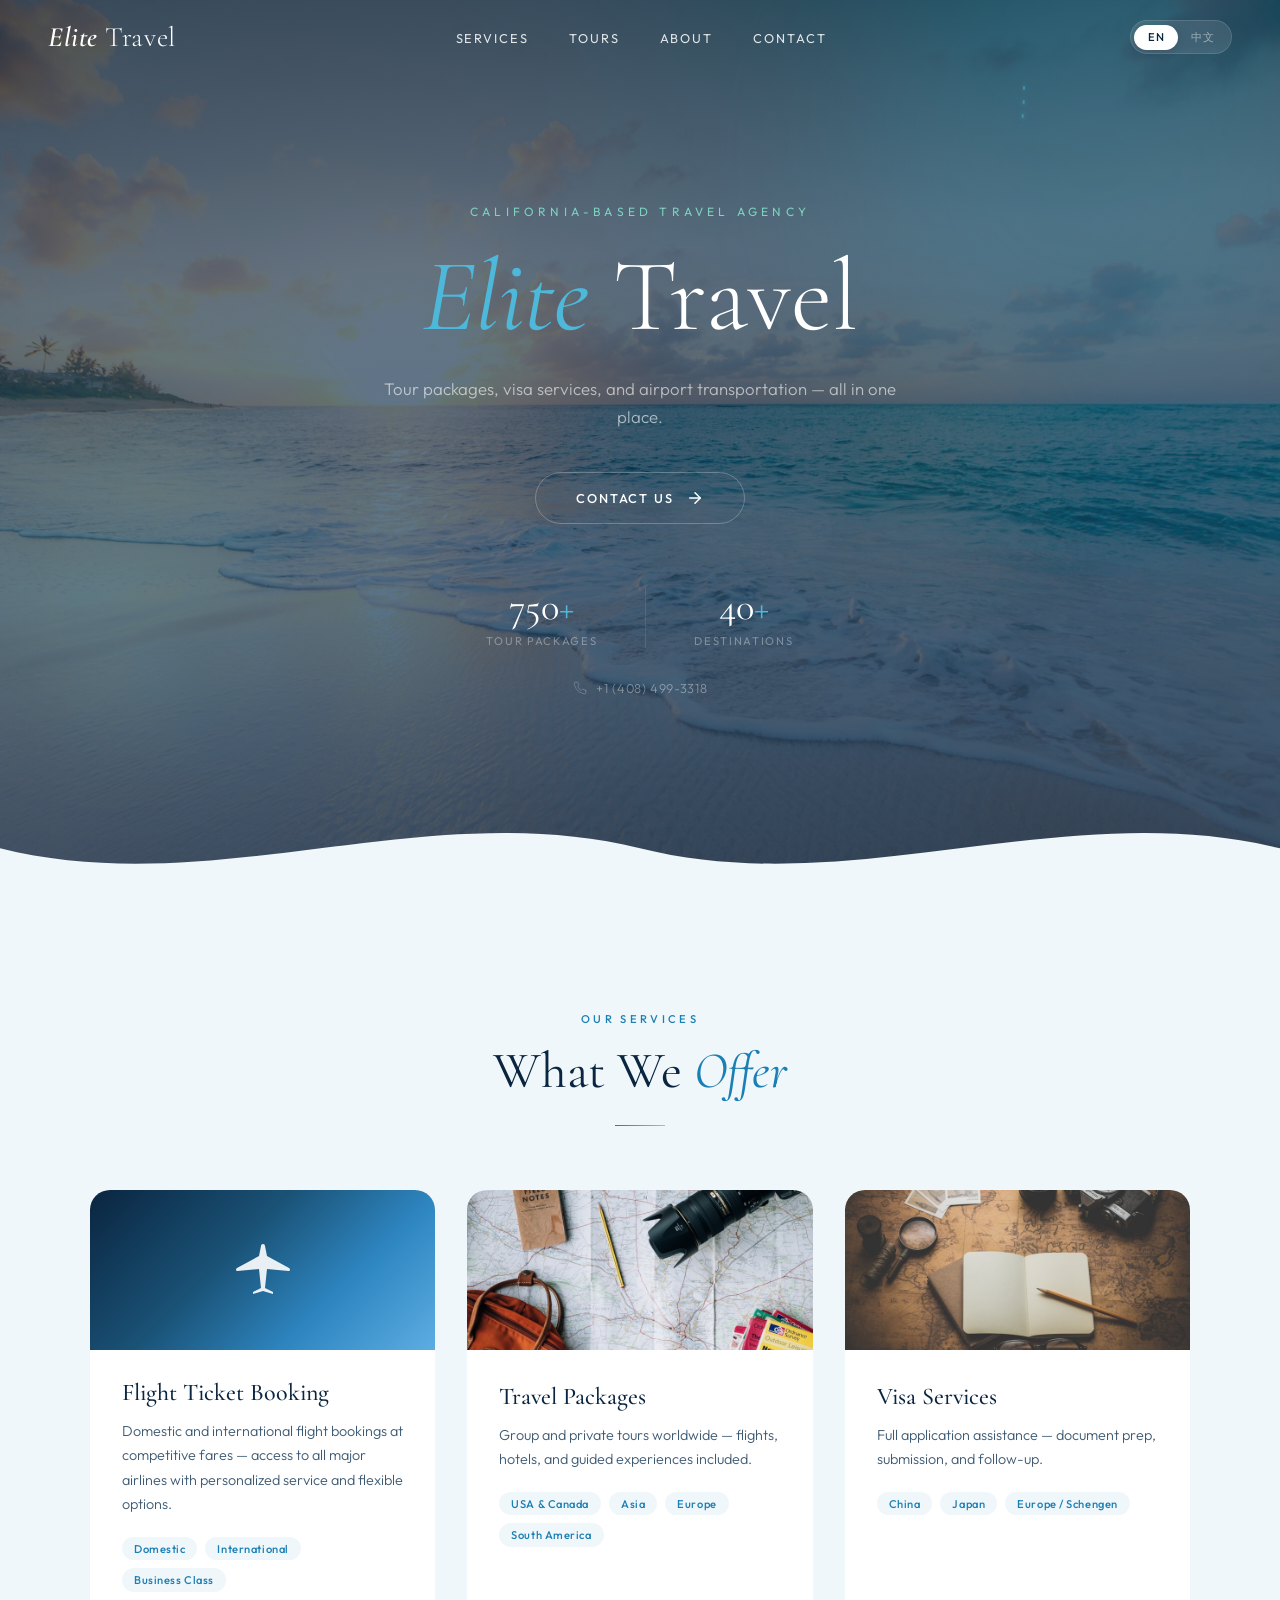
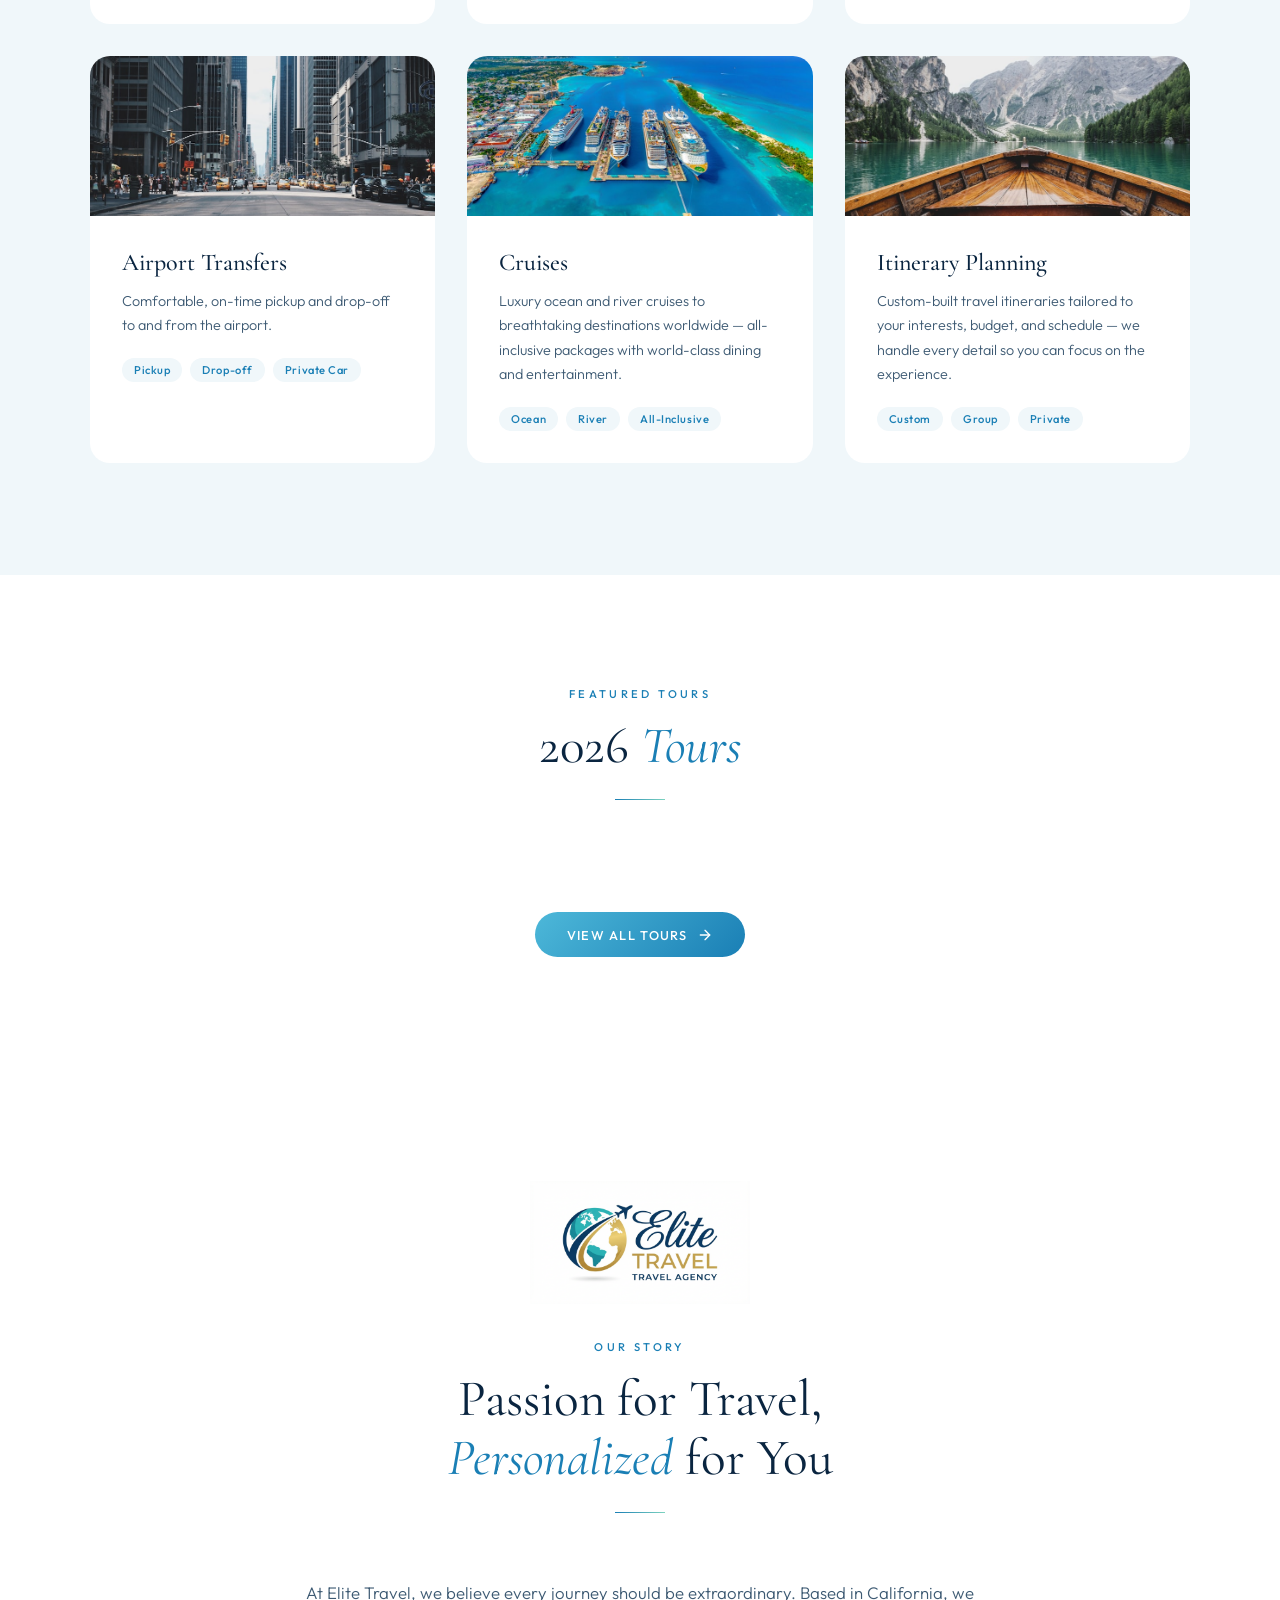
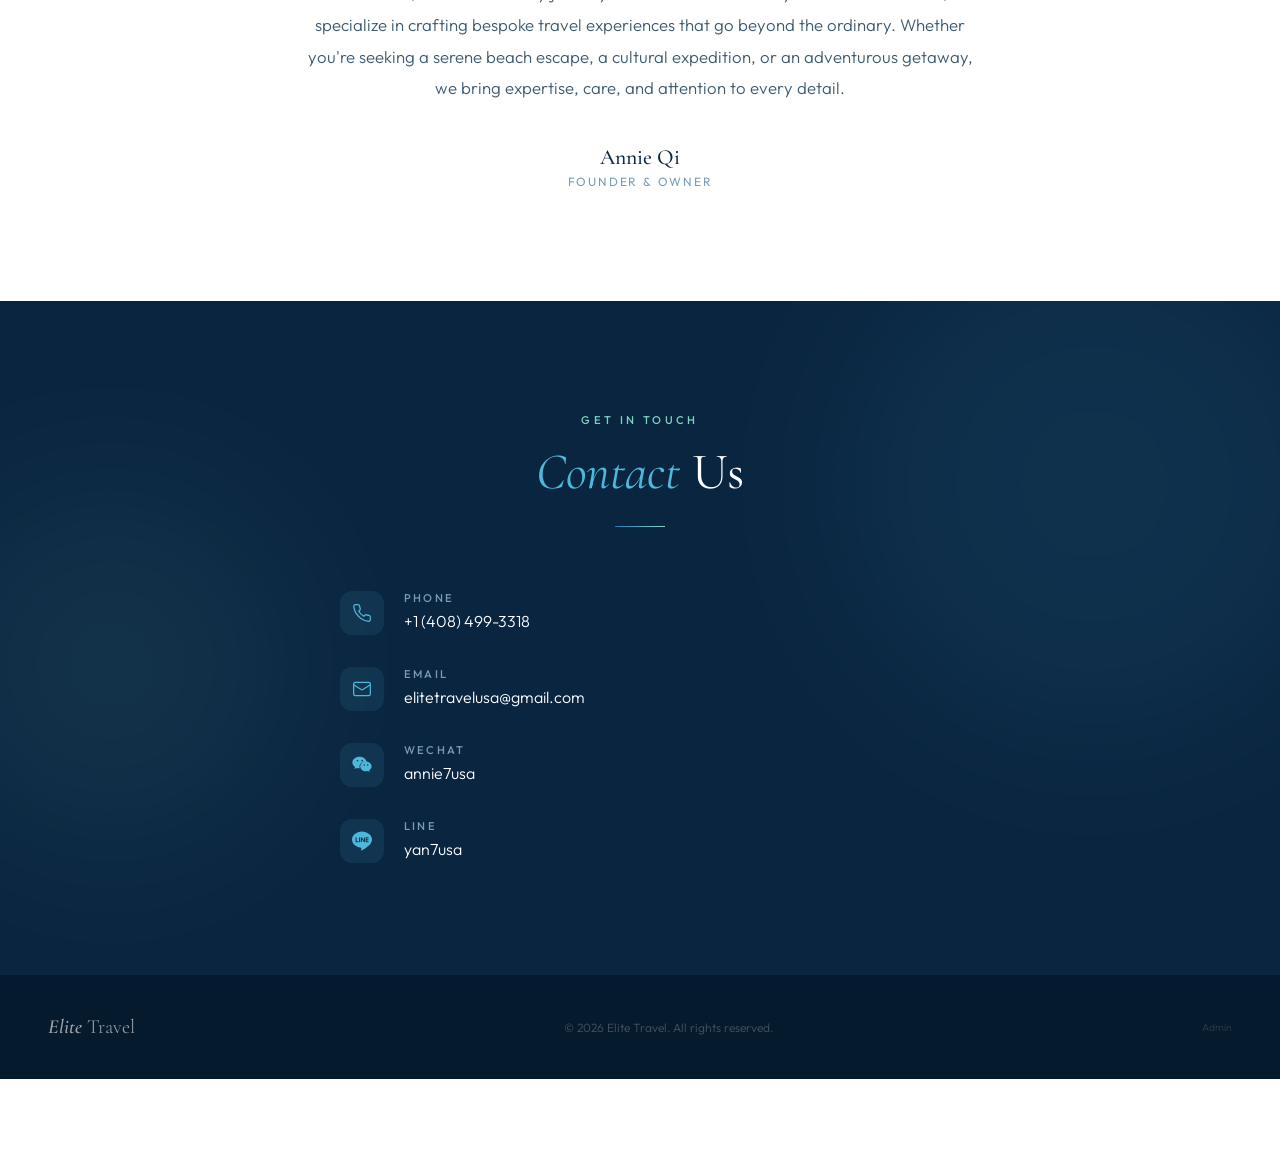
<file: index.html>
<!DOCTYPE html>
<html lang="en">
<head>
  <meta charset="UTF-8">
  <meta name="viewport" content="width=device-width, initial-scale=1.0">
  <title>Elite Travel | Your Journey Begins Here</title>
  <link rel="preconnect" href="https://fonts.googleapis.com">
  <link rel="preconnect" href="https://fonts.gstatic.com" crossorigin>
  <link href="https://fonts.googleapis.com/css2?family=Cormorant+Garamond:ital,wght@0,300;0,400;0,500;0,600;0,700;1,300;1,400&family=Outfit:wght@200;300;400;500;600&display=swap" rel="stylesheet">
  <link rel="stylesheet" href="/css/shared.css">
  <style>
    /* ===== HERO ===== */
    .hero {
      position: relative;
      min-height: 100vh;
      display: flex;
      align-items: center;
      justify-content: center;
      overflow: hidden;
      background: var(--deep-ocean);
    }

    .hero-bg {
      position: absolute;
      inset: 0;
      background:
        linear-gradient(175deg, rgba(6, 26, 46, 0.7) 0%, rgba(10, 37, 64, 0.6) 30%, rgba(14, 51, 85, 0.65) 60%, rgba(10, 37, 64, 0.8) 100%),
        url('hero-bg.jpg') center/cover no-repeat;
      animation: bgShift 20s ease-in-out infinite alternate;
    }

    @keyframes bgShift {
      0% { opacity: 1; }
      50% { opacity: 0.85; }
      100% { opacity: 1; }
    }

    .hero-wave {
      position: absolute;
      bottom: -2px;
      left: 0;
      width: 100%;
      z-index: 2;
    }

    .hero-wave svg {
      display: block;
      width: 100%;
      height: auto;
    }

    .orb {
      position: absolute;
      border-radius: 50%;
      filter: blur(80px);
      opacity: 0.15;
      animation: float 15s ease-in-out infinite;
    }

    .orb-1 { width: 500px; height: 500px; background: var(--sky); top: -10%; right: -5%; animation-delay: -3s; }
    .orb-2 { width: 350px; height: 350px; background: var(--seafoam); bottom: 20%; left: -5%; animation-delay: -8s; animation-duration: 18s; }
    .orb-3 { width: 200px; height: 200px; background: var(--gold); top: 40%; right: 20%; opacity: 0.08; animation-delay: -5s; animation-duration: 12s; }

    @keyframes float {
      0%, 100% { transform: translate(0, 0) scale(1); }
      33% { transform: translate(30px, -20px) scale(1.05); }
      66% { transform: translate(-20px, 15px) scale(0.95); }
    }

    .hero-content {
      position: relative;
      z-index: 3;
      text-align: center;
      padding: 0 2rem;
      max-width: 900px;
    }

    .hero-eyebrow {
      font-family: var(--font-body);
      font-size: 0.75rem;
      font-weight: 400;
      letter-spacing: 0.35em;
      text-transform: uppercase;
      color: var(--seafoam);
      margin-bottom: 1.5rem;
      opacity: 0;
      animation: fadeUp 1s 0.3s cubic-bezier(0.22, 1, 0.36, 1) forwards;
    }

    .hero h1 {
      font-family: var(--font-display);
      font-size: clamp(3rem, 8vw, 6.5rem);
      font-weight: 300;
      line-height: 1.05;
      color: var(--white);
      margin-bottom: 1.5rem;
      opacity: 0;
      animation: fadeUp 1s 0.5s cubic-bezier(0.22, 1, 0.36, 1) forwards;
    }

    .hero h1 em {
      font-style: italic;
      font-weight: 400;
      color: var(--sky);
    }

    .hero-sub {
      font-family: var(--font-body);
      font-size: 1.05rem;
      font-weight: 300;
      color: rgba(255, 255, 255, 0.6);
      line-height: 1.7;
      max-width: 560px;
      margin: 0 auto 2.5rem;
      opacity: 0;
      animation: fadeUp 1s 0.7s cubic-bezier(0.22, 1, 0.36, 1) forwards;
    }

    .hero-cta {
      display: inline-flex;
      align-items: center;
      gap: 0.75rem;
      font-family: var(--font-body);
      font-size: 0.8rem;
      font-weight: 500;
      letter-spacing: 0.15em;
      text-transform: uppercase;
      color: var(--white);
      text-decoration: none;
      padding: 1rem 2.5rem;
      border: 1px solid rgba(255, 255, 255, 0.25);
      border-radius: 60px;
      transition: all 0.5s cubic-bezier(0.22, 1, 0.36, 1);
      opacity: 0;
      animation: fadeUp 1s 0.9s cubic-bezier(0.22, 1, 0.36, 1) forwards;
    }

    .hero-cta:hover {
      background: var(--white);
      color: var(--deep-ocean);
      border-color: var(--white);
      transform: translateY(-2px);
      box-shadow: 0 15px 40px rgba(0, 0, 0, 0.2);
    }

    .hero-cta svg { transition: transform 0.4s; }
    .hero-cta:hover svg { transform: translateX(4px); }

    .hero-stats {
      display: flex;
      justify-content: center;
      gap: 3rem;
      margin-top: 4rem;
      opacity: 0;
      animation: fadeUp 1s 1.1s cubic-bezier(0.22, 1, 0.36, 1) forwards;
    }

    .hero-stat {
      text-align: center;
    }

    .hero-stat-number {
      font-family: var(--font-display);
      font-size: clamp(1.75rem, 3vw, 2.5rem);
      font-weight: 400;
      color: var(--white);
      line-height: 1;
    }

    .hero-stat-number span {
      color: var(--sky);
    }

    .hero-stat-label {
      font-size: 0.7rem;
      font-weight: 400;
      letter-spacing: 0.15em;
      text-transform: uppercase;
      color: rgba(255, 255, 255, 0.35);
      margin-top: 0.5rem;
    }

    .hero-stat-divider {
      width: 1px;
      background: rgba(255, 255, 255, 0.1);
      align-self: stretch;
    }

    .hero-phone {
      display: flex;
      align-items: center;
      justify-content: center;
      gap: 0.6rem;
      margin-top: 2rem;
      opacity: 0;
      animation: fadeUp 1s 1.3s cubic-bezier(0.22, 1, 0.36, 1) forwards;
    }

    .hero-phone a {
      font-family: var(--font-body);
      font-size: 0.8rem;
      font-weight: 300;
      color: rgba(255, 255, 255, 0.4);
      text-decoration: none;
      letter-spacing: 0.05em;
      transition: color 0.3s;
    }

    .hero-phone a:hover { color: var(--sky); }

    .hero-phone svg { color: rgba(255, 255, 255, 0.25); }

    @media (max-width: 600px) {
      .hero-stats { gap: 1.5rem; }
      .hero-stat-number { font-size: 1.5rem; }
    }

    /* ===== SERVICES ===== */
    .services { background: var(--pearl); }

    .services-grid {
      display: grid;
      grid-template-columns: repeat(3, 1fr);
      gap: 2rem;
      max-width: 1100px;
      margin: 0 auto;
    }

    .services-grid-row2 {
      display: grid;
      grid-template-columns: repeat(3, 1fr);
      gap: 2rem;
      max-width: 1100px;
      margin: 2rem auto 0;
    }

    .service-card {
      background: var(--white);
      border-radius: 20px;
      padding: 0;
      position: relative;
      overflow: hidden;
      transition: all 0.5s cubic-bezier(0.22, 1, 0.36, 1);
      cursor: default;
    }

    .service-card-img {
      width: 100%;
      height: 160px;
      object-fit: cover;
    }

    .service-card-body {
      padding: 1.75rem 2rem 2rem;
    }

    .service-card::before {
      content: '';
      position: absolute;
      top: 0; left: 0; right: 0;
      height: 3px;
      background: linear-gradient(90deg, var(--azure), var(--seafoam));
      opacity: 0;
      transition: opacity 0.4s;
    }

    .service-card:hover {
      transform: translateY(-8px);
      box-shadow: 0 25px 60px rgba(10, 37, 64, 0.08);
    }

    .service-card:hover::before { opacity: 1; }

    .service-icon {
      width: 56px;
      height: 56px;
      border-radius: 16px;
      background: linear-gradient(135deg, var(--pearl), rgba(77, 184, 217, 0.1));
      display: none;
      align-items: center;
      justify-content: center;
      margin-bottom: 1.5rem;
      color: var(--azure);
    }

    .service-card h3 {
      font-family: var(--font-display);
      font-size: 1.5rem;
      font-weight: 500;
      color: var(--deep-ocean);
      margin-bottom: 0.75rem;
    }

    .service-card p {
      font-size: 0.9rem;
      font-weight: 300;
      color: var(--text-mid);
      line-height: 1.7;
    }

    .service-card .service-tags {
      display: flex;
      flex-wrap: wrap;
      gap: 0.5rem;
      margin-top: 1.25rem;
    }

    .service-tag {
      font-size: 0.7rem;
      font-weight: 500;
      letter-spacing: 0.05em;
      padding: 0.3rem 0.75rem;
      border-radius: 20px;
      background: var(--pearl);
      color: var(--azure);
    }

    /* ===== FEATURED TOURS ===== */
    .featured-tours { background: var(--white); }

    .featured-carousel {
      position: relative;
      max-width: 1100px;
      margin: 0 auto;
    }

    .fc-viewport {
      overflow: hidden;
      padding: 2rem 2rem 3rem;
      margin: -2rem -2rem -3rem;
    }

    .fc-track {
      display: flex;
      gap: 2rem;
      transition: transform 0.5s cubic-bezier(0.22, 1, 0.36, 1);
    }

    .fc-track .tour-card {
      width: calc((100% - 4rem) / 3);
      min-width: calc((100% - 4rem) / 3);
      max-width: calc((100% - 4rem) / 3);
      flex-shrink: 0;
    }

    .fc-arrow {
      position: absolute;
      top: 50%;
      transform: translateY(-80%);
      z-index: 5;
      width: 44px;
      height: 44px;
      border-radius: 50%;
      border: 1px solid rgba(10, 37, 64, 0.1);
      background: rgba(255, 255, 255, 0.95);
      backdrop-filter: blur(8px);
      cursor: pointer;
      display: flex;
      align-items: center;
      justify-content: center;
      color: var(--deep-ocean);
      transition: all 0.3s;
      box-shadow: 0 4px 16px rgba(10, 37, 64, 0.08);
    }

    .fc-arrow:hover {
      background: var(--azure);
      color: white;
      border-color: var(--azure);
    }

    .fc-arrow:disabled {
      opacity: 0;
      pointer-events: none;
    }

    .fc-prev { left: -56px; }
    .fc-next { right: -56px; }

    .fc-dots {
      display: flex;
      justify-content: center;
      gap: 0.5rem;
      margin-top: 1.75rem;
    }

    .fc-dot {
      width: 8px;
      height: 8px;
      border-radius: 50%;
      border: none;
      background: rgba(10, 37, 64, 0.15);
      cursor: pointer;
      padding: 0;
      transition: all 0.3s;
    }

    .fc-dot.active {
      background: var(--azure);
      width: 24px;
      border-radius: 4px;
    }

    .tour-card {
      background: var(--white);
      border-radius: 20px;
      overflow: hidden;
      transition: all 0.5s cubic-bezier(0.22, 1, 0.36, 1);
      cursor: pointer;
      text-decoration: none;
      color: inherit;
      display: block;
      position: relative;
      box-shadow: 0 4px 24px rgba(10, 37, 64, 0.08);
    }

    .tour-card::before {
      content: '';
      position: absolute;
      top: 0; left: 0; right: 0;
      height: 3px;
      background: linear-gradient(90deg, var(--azure), var(--seafoam));
      opacity: 0;
      transition: opacity 0.4s;
    }

    .tour-card:hover {
      transform: translateY(-8px);
      box-shadow: 0 25px 60px rgba(10, 37, 64, 0.1);
    }

    .tour-card:hover::before { opacity: 1; }

    .tour-card-img {
      width: 100%;
      height: 220px;
      overflow: hidden;
      position: relative;
    }

    .tour-card-img img {
      width: 100%;
      height: 100%;
      object-fit: cover;
      transition: transform 0.6s cubic-bezier(0.22, 1, 0.36, 1);
    }

    .tour-card:hover .tour-card-img img {
      transform: scale(1.05);
    }

    .tour-card-dest {
      position: absolute;
      top: 0.75rem;
      left: 0.75rem;
      display: inline-block;
      font-size: 0.65rem;
      font-weight: 600;
      letter-spacing: 0.15em;
      text-transform: uppercase;
      padding: 0.3rem 0.75rem;
      border-radius: 20px;
      background: rgba(255,255,255,0.92);
      color: var(--azure);
      backdrop-filter: blur(4px);
    }

    .tour-card-body {
      padding: 1.5rem 1.75rem 2rem;
    }

    .tour-card-destination {
      display: inline-block;
      font-size: 0.65rem;
      font-weight: 600;
      letter-spacing: 0.15em;
      text-transform: uppercase;
      padding: 0.3rem 0.75rem;
      border-radius: 20px;
      background: var(--pearl);
      color: var(--azure);
      margin-bottom: 0.75rem;
    }

    .tour-card-title {
      font-family: var(--font-display);
      font-size: 1.5rem;
      font-weight: 500;
      color: var(--deep-ocean);
      margin-bottom: 0.5rem;
      line-height: 1.3;
    }

    .tour-card-summary {
      font-size: 0.85rem;
      font-weight: 300;
      color: var(--text-mid);
      line-height: 1.6;
      margin-bottom: 1.25rem;
      display: -webkit-box;
      -webkit-line-clamp: 3;
      -webkit-box-orient: vertical;
      overflow: hidden;
    }

    .tour-card-meta {
      display: flex;
      justify-content: space-between;
      align-items: center;
      padding-top: 1rem;
      border-top: 1px solid rgba(10, 37, 64, 0.06);
    }

    .tour-card-duration {
      font-size: 0.78rem;
      font-weight: 400;
      color: var(--text-light);
    }

    .tour-card-price {
      font-family: var(--font-display);
      font-size: 1.35rem;
      font-weight: 500;
      color: var(--azure);
    }

    .tour-card-price span {
      font-family: var(--font-body);
      font-size: 0.7rem;
      font-weight: 400;
      color: var(--text-light);
    }

    .view-all-btn {
      display: inline-flex;
      align-items: center;
      gap: 0.6rem;
      font-family: var(--font-body);
      font-size: 0.8rem;
      font-weight: 500;
      letter-spacing: 0.1em;
      text-transform: uppercase;
      color: var(--white);
      text-decoration: none;
      padding: 0.9rem 2rem;
      border: none;
      border-radius: 50px;
      background: linear-gradient(135deg, var(--sky), var(--azure));
      cursor: pointer;
      transition: all 0.4s cubic-bezier(0.22, 1, 0.36, 1);
    }

    .view-all-btn:hover {
      transform: translateY(-2px);
      box-shadow: 0 12px 30px rgba(26, 127, 181, 0.3);
    }

    @media (max-width: 1200px) {
      .fc-prev { left: 8px; }
      .fc-next { right: 8px; }
      .fc-arrow { background: rgba(255,255,255,0.9); }
    }

    @media (max-width: 900px) {
      .fc-track .tour-card { width: calc((100% - 2rem) / 2); min-width: calc((100% - 2rem) / 2); max-width: calc((100% - 2rem) / 2); }
    }

    @media (max-width: 600px) {
      .fc-track .tour-card { width: 100%; min-width: 100%; max-width: 100%; }
    }

    /* ===== ABOUT ===== */
    .about { background: var(--white); }

    .about-logo {
      width: 220px;
      height: auto;
      margin-bottom: 2rem;
    }

    .about-content {
      max-width: 680px;
      margin: 0 auto;
      text-align: center;
    }

    .about-text {
      font-size: 1.05rem;
      font-weight: 300;
      color: var(--text-mid);
      line-height: 1.9;
      margin-bottom: 2.5rem;
    }

    .about-founder {
      display: inline-flex;
      flex-direction: column;
      align-items: center;
      gap: 0.25rem;
    }

    .about-founder-name {
      font-family: var(--font-display);
      font-size: 1.35rem;
      font-weight: 500;
      color: var(--deep-ocean);
    }

    .about-founder-role {
      font-size: 0.75rem;
      font-weight: 400;
      letter-spacing: 0.15em;
      text-transform: uppercase;
      color: var(--text-light);
    }

    /* ===== CONTACT ===== */
    .contact {
      background: var(--deep-ocean);
      position: relative;
      overflow: hidden;
    }

    .contact .orb { opacity: 0.08; }
    .contact .section-eyebrow { color: var(--seafoam); }
    .contact .section-title { color: var(--white); }
    .contact .section-title em { color: var(--sky); }

    .contact-grid {
      max-width: 600px;
      margin: 0 auto;
    }

    .contact-info {
      display: flex;
      flex-direction: column;
      gap: 2rem;
    }

    .contact-intro {
      font-size: 1rem;
      font-weight: 300;
      color: rgba(255, 255, 255, 0.5);
      line-height: 1.8;
    }

    .contact-item {
      display: flex;
      align-items: flex-start;
      gap: 1.25rem;
    }

    .contact-item-icon {
      width: 44px; height: 44px;
      border-radius: 12px;
      background: rgba(77, 184, 217, 0.1);
      display: flex;
      align-items: center;
      justify-content: center;
      color: var(--sky);
      flex-shrink: 0;
    }

    .contact-item-text h4 {
      font-family: var(--font-body);
      font-size: 0.7rem;
      font-weight: 500;
      letter-spacing: 0.2em;
      text-transform: uppercase;
      color: var(--text-light);
      margin-bottom: 0.35rem;
    }

    .contact-item-text p,
    .contact-item-text a {
      font-size: 1rem;
      font-weight: 300;
      color: var(--white);
      text-decoration: none;
      transition: color 0.3s;
    }

    .contact-item-text a:hover { color: var(--sky); }

    /* ===== FLIGHT PATH ===== */
    .flight-path-container {
      position: fixed;
      top: 0;
      left: 0;
      width: 100%;
      height: 100%;
      pointer-events: none;
      z-index: 50;
    }

    .flight-path-container svg {
      position: absolute;
      top: 0;
      left: 0;
      width: 100%;
      height: 100%;
    }

    .flight-trail {
      stroke: var(--sky);
      stroke-width: 2;
      stroke-dasharray: 2 12;
      stroke-linecap: round;
      fill: none;
      opacity: 0.45;
    }

    .flight-trail-glow {
      stroke: var(--sky);
      stroke-width: 6;
      stroke-dasharray: 2 12;
      stroke-linecap: round;
      fill: none;
      opacity: 0.1;
      filter: blur(2px);
    }

    .plane-icon {
      position: fixed;
      pointer-events: none;
      z-index: 51;
      filter: drop-shadow(0 4px 12px rgba(10, 37, 64, 0.35));
      transition: opacity 0.3s;
    }

    @media (max-width: 900px) {
      .flight-path-container, .plane-icon { display: none; }
    }

    /* ===== RESPONSIVE ===== */
    @media (max-width: 900px) {
      .services-grid {
        grid-template-columns: 1fr;
        max-width: 500px;
      }

      .services-grid-row2 {
        grid-template-columns: 1fr;
        max-width: 500px;
      }
    }
  </style>
</head>
<body>

  <!-- NAV -->
  <nav id="nav">
    <a href="#" class="nav-logo"><span>Elite</span> Travel</a>
    <ul class="nav-links" id="navLinks">
      <li><a href="#services" data-en="Services" data-cn="服务项目">Services</a></li>
      <li><a href="#tours" data-en="Tours" data-cn="精选旅程">Tours</a></li>
      <li><a href="#about" data-en="About" data-cn="关于我们">About</a></li>
      <li><a href="#contact" data-en="Contact" data-cn="联系我们">Contact</a></li>
    </ul>
    <div style="display:flex;align-items:center;">
      <div class="lang-toggle" id="langToggle">
        <button class="lang-btn active" data-lang="en">EN</button>
        <button class="lang-btn" data-lang="cn">中文</button>
      </div>
      <button class="nav-toggle" id="navToggle" aria-label="Menu">
        <span></span><span></span><span></span>
      </button>
    </div>
  </nav>

  <!-- HERO -->
  <section class="hero">
    <div class="hero-bg"></div>
    <div class="orb orb-1"></div>
    <div class="orb orb-2"></div>
    <div class="orb orb-3"></div>
    <div class="hero-content">
      <p class="hero-eyebrow" data-en="California-Based Travel Agency" data-cn="加州旅行社">California-Based Travel Agency</p>
      <h1 data-en-html="<em>Elite</em> Travel" data-cn-html="<em>佳音</em>旅行"><em>Elite</em> Travel</h1>
      <p class="hero-sub" data-en="Tour packages, visa services, and airport transportation — all in one place." data-cn="旅游套餐、签证服务、机场接送——一站式搞定。">Tour packages, visa services, and airport transportation — all in one place.</p>
      <a href="#contact" class="hero-cta" data-en="Contact Us" data-cn="联系我们">
        Contact Us
        <svg width="18" height="18" viewBox="0 0 24 24" fill="none" stroke="currentColor" stroke-width="2" stroke-linecap="round" stroke-linejoin="round"><path d="M5 12h14"/><path d="m12 5 7 7-7 7"/></svg>
      </a>

      <div class="hero-stats">
        <div class="hero-stat">
          <div class="hero-stat-number">750<span>+</span></div>
          <div class="hero-stat-label" data-en="Tour Packages" data-cn="旅游套餐">Tour Packages</div>
        </div>
        <div class="hero-stat-divider"></div>
        <div class="hero-stat">
          <div class="hero-stat-number">40<span>+</span></div>
          <div class="hero-stat-label" data-en="Destinations" data-cn="目的地">Destinations</div>
        </div>
      </div>

      <div class="hero-phone">
        <svg width="14" height="14" viewBox="0 0 24 24" fill="none" stroke="currentColor" stroke-width="1.5" stroke-linecap="round" stroke-linejoin="round"><path d="M22 16.92v3a2 2 0 0 1-2.18 2 19.79 19.79 0 0 1-8.63-3.07 19.5 19.5 0 0 1-6-6 19.79 19.79 0 0 1-3.07-8.67A2 2 0 0 1 4.11 2h3a2 2 0 0 1 2 1.72 12.84 12.84 0 0 0 .7 2.81 2 2 0 0 1-.45 2.11L8.09 9.91a16 16 0 0 0 6 6l1.27-1.27a2 2 0 0 1 2.11-.45 12.84 12.84 0 0 0 2.81.7A2 2 0 0 1 22 16.92z"/></svg>
        <a href="tel:+14084993318">+1 (408) 499-3318</a>
      </div>
    </div>
    <div class="hero-wave">
      <svg viewBox="0 0 1440 120" fill="none" xmlns="http://www.w3.org/2000/svg" preserveAspectRatio="none">
        <path d="M0 60C240 120 480 0 720 60C960 120 1200 0 1440 60V120H0V60Z" fill="#f0f7fa"/>
      </svg>
    </div>
  </section>

  <!-- SERVICES -->
  <section class="services section-pad" id="services">
    <div class="section-header reveal">
      <p class="section-eyebrow" data-en="Our Services" data-cn="我们的服务">Our Services</p>
      <h2 class="section-title" data-en-html="What We <em>Offer</em>" data-cn-html="我们的<em>服务</em>">What We <em>Offer</em></h2>
      <div class="section-divider"></div>
    </div>
    <div class="services-grid">

      <div class="service-card reveal reveal-delay-1">
        <div class="service-card-img" style="background: linear-gradient(135deg, #0a2540 0%, #1a5276 40%, #2e86c1 70%, #5dade2 100%); display:flex; align-items:center; justify-content:center;">
          <svg width="64" height="64" viewBox="0 0 64 64" fill="none" xmlns="http://www.w3.org/2000/svg">
            <path d="M58 30L36 18L34 8C34 6.9 33.1 6 32 6C30.9 6 30 6.9 30 8L28 18L6 30C5.4 30.3 5 30.9 5 31.5C5 32.5 5.8 33 6.5 33L28 31L30 50L22 54V56L32 53L42 56V54L34 50L36 31L57.5 33C58.2 33 59 32.5 59 31.5C59 30.9 58.6 30.3 58 30Z" fill="white" opacity="0.9"/>
          </svg>
        </div>
        <div class="service-card-body">
          <h3 data-en="Flight Ticket Booking" data-cn="机票预订">Flight Ticket Booking</h3>
          <p data-en="Domestic and international flight bookings at competitive fares — access to all major airlines with personalized service and flexible options." data-cn="国内及国际机票预订，票价优惠——涵盖所有主要航空公司，提供个性化服务和灵活选择。">Domestic and international flight bookings at competitive fares — access to all major airlines with personalized service and flexible options.</p>
          <div class="service-tags">
            <span class="service-tag" data-en="Domestic" data-cn="国内">Domestic</span>
            <span class="service-tag" data-en="International" data-cn="国际">International</span>
            <span class="service-tag" data-en="Business Class" data-cn="商务舱">Business Class</span>
          </div>
        </div>
      </div>

      <div class="service-card reveal reveal-delay-2">
        <img src="service-travel.jpg" alt="Travel Packages" class="service-card-img">
        <div class="service-card-body">
          <h3 data-en="Travel Packages" data-cn="旅游套餐">Travel Packages</h3>
          <p data-en="Group and private tours worldwide — flights, hotels, and guided experiences included." data-cn="全球团体和私人旅游——涵盖机票、酒店和导游体验。">Group and private tours worldwide — flights, hotels, and guided experiences included.</p>
          <div class="service-tags">
            <span class="service-tag" data-en="USA &amp; Canada" data-cn="美国和加拿大">USA &amp; Canada</span>
            <span class="service-tag" data-en="Asia" data-cn="亚洲">Asia</span>
            <span class="service-tag" data-en="Europe" data-cn="欧洲">Europe</span>
            <span class="service-tag" data-en="South America" data-cn="南美洲">South America</span>
          </div>
        </div>
      </div>

      <div class="service-card reveal reveal-delay-3">
        <img src="service-visa.jpg" alt="Visa Services" class="service-card-img">
        <div class="service-card-body">
          <h3 data-en="Visa Services" data-cn="签证服务">Visa Services</h3>
          <p data-en="Full application assistance — document prep, submission, and follow-up." data-cn="全程申请协助——材料准备、提交和后续跟进。">Full application assistance — document prep, submission, and follow-up.</p>
          <div class="service-tags">
            <span class="service-tag" data-en="China" data-cn="中国">China</span>
            <span class="service-tag" data-en="Japan" data-cn="日本">Japan</span>
            <span class="service-tag" data-en="Europe / Schengen" data-cn="欧洲/申根">Europe / Schengen</span>
          </div>
        </div>
      </div>

    </div>
    <div class="services-grid-row2">

      <div class="service-card reveal reveal-delay-4">
        <img src="service-airport.jpg" alt="Airport Transfers" class="service-card-img">
        <div class="service-card-body">
          <h3 data-en="Airport Transfers" data-cn="机场接送">Airport Transfers</h3>
          <p data-en="Comfortable, on-time pickup and drop-off to and from the airport." data-cn="舒适准时的机场接送服务。">Comfortable, on-time pickup and drop-off to and from the airport.</p>
          <div class="service-tags">
            <span class="service-tag" data-en="Pickup" data-cn="接机">Pickup</span>
            <span class="service-tag" data-en="Drop-off" data-cn="送机">Drop-off</span>
            <span class="service-tag" data-en="Private Car" data-cn="专车">Private Car</span>
          </div>
        </div>
      </div>

      <div class="service-card reveal reveal-delay-5">
        <img src="service-cruise.jpg" alt="Cruises" class="service-card-img">
        <div class="service-card-body">
          <h3 data-en="Cruises" data-cn="邮轮旅游">Cruises</h3>
          <p data-en="Luxury ocean and river cruises to breathtaking destinations worldwide — all-inclusive packages with world-class dining and entertainment." data-cn="豪华海洋及河流邮轮之旅，前往世界各地的绝美目的地——全包套餐，享受世界级餐饮和娱乐。">Luxury ocean and river cruises to breathtaking destinations worldwide — all-inclusive packages with world-class dining and entertainment.</p>
          <div class="service-tags">
            <span class="service-tag" data-en="Ocean" data-cn="海洋邮轮">Ocean</span>
            <span class="service-tag" data-en="River" data-cn="河流邮轮">River</span>
            <span class="service-tag" data-en="All-Inclusive" data-cn="全包">All-Inclusive</span>
          </div>
        </div>
      </div>

      <div class="service-card reveal reveal-delay-6">
        <img src="service-itinerary.jpg" alt="Itinerary Planning" class="service-card-img">
        <div class="service-card-body">
          <h3 data-en="Itinerary Planning" data-cn="行程规划">Itinerary Planning</h3>
          <p data-en="Custom-built travel itineraries tailored to your interests, budget, and schedule — we handle every detail so you can focus on the experience." data-cn="根据您的兴趣、预算和时间量身定制旅行行程——我们处理每一个细节，让您专注享受旅途。">Custom-built travel itineraries tailored to your interests, budget, and schedule — we handle every detail so you can focus on the experience.</p>
          <div class="service-tags">
            <span class="service-tag" data-en="Custom" data-cn="定制">Custom</span>
            <span class="service-tag" data-en="Group" data-cn="团体">Group</span>
            <span class="service-tag" data-en="Private" data-cn="私人">Private</span>
          </div>
        </div>
      </div>

    </div>
  </section>

  <!-- FEATURED TOURS -->
  <section class="featured-tours section-pad" id="tours">
    <div class="section-header reveal">
      <p class="section-eyebrow" data-en="Featured Tours" data-cn="精选旅程">Featured Tours</p>
      <h2 class="section-title" data-en-html="2026 <em>Tours</em>" data-cn-html="2026 <em>精选旅程</em>">2026 <em>Tours</em></h2>
      <div class="section-divider"></div>
    </div>

    <div class="featured-carousel reveal">
      <button class="fc-arrow fc-prev" id="fcPrev" aria-label="Previous">
        <svg width="20" height="20" viewBox="0 0 24 24" fill="none" stroke="currentColor" stroke-width="2" stroke-linecap="round" stroke-linejoin="round"><path d="m15 18-6-6 6-6"/></svg>
      </button>
      <div class="fc-viewport">
        <div class="fc-track" id="featuredGrid"></div>
      </div>
      <button class="fc-arrow fc-next" id="fcNext" aria-label="Next">
        <svg width="20" height="20" viewBox="0 0 24 24" fill="none" stroke="currentColor" stroke-width="2" stroke-linecap="round" stroke-linejoin="round"><path d="m9 18 6-6-6-6"/></svg>
      </button>
      <div class="fc-dots" id="fcDots"></div>
    </div>

    <div style="text-align:center;margin-top:3rem;" class="reveal">
      <a href="/tours" class="view-all-btn" data-en="View All Tours" data-cn="查看所有旅程">
        View All Tours
        <svg width="16" height="16" viewBox="0 0 24 24" fill="none" stroke="currentColor" stroke-width="2" stroke-linecap="round" stroke-linejoin="round"><path d="M5 12h14"/><path d="m12 5 7 7-7 7"/></svg>
      </a>
    </div>
  </section>

  <!-- ABOUT -->
  <section class="about section-pad" id="about">
    <div class="section-header reveal">
      <img src="logo.png" alt="Elite Travel" class="about-logo">
      <p class="section-eyebrow" data-en="Our Story" data-cn="我们的故事">Our Story</p>
      <h2 class="section-title" data-en-html="Passion for Travel,<br><em>Personalized</em> for You" data-cn-html="热爱旅行，<br>为您<em>量身定制</em>">Passion for Travel,<br><em>Personalized</em> for You</h2>
      <div class="section-divider"></div>
    </div>
    <div class="about-content">
      <p class="about-text reveal" data-en="At Elite Travel, we believe every journey should be extraordinary. Based in California, we specialize in crafting bespoke travel experiences that go beyond the ordinary. Whether you're seeking a serene beach escape, a cultural expedition, or an adventurous getaway, we bring expertise, care, and attention to every detail." data-cn="在佳音旅行，我们相信每一次旅程都应该是非凡的。我们立足加州，专注于打造超越平凡的定制旅行体验。无论您是寻求宁静的海滨度假、文化探索之旅，还是冒险之旅，我们都以专业、用心和对每个细节的关注为您服务。">At Elite Travel, we believe every journey should be extraordinary. Based in California, we specialize in crafting bespoke travel experiences that go beyond the ordinary. Whether you're seeking a serene beach escape, a cultural expedition, or an adventurous getaway, we bring expertise, care, and attention to every detail.</p>
      <div class="about-founder reveal">
        <span class="about-founder-name">Annie Qi</span>
        <span class="about-founder-role" data-en="Founder &amp; Owner" data-cn="创始人">Founder &amp; Owner</span>
      </div>
    </div>
  </section>

  <!-- CONTACT -->
  <section class="contact section-pad" id="contact">
    <div class="orb orb-1"></div>
    <div class="orb orb-2"></div>
    <div class="section-header reveal">
      <p class="section-eyebrow" data-en="Get in Touch" data-cn="联系我们">Get in Touch</p>
      <h2 class="section-title" data-en-html="<em>Contact</em> Us" data-cn-html="<em>联系</em>我们"><em>Contact</em> Us</h2>
      <div class="section-divider"></div>
    </div>
    <div class="contact-grid">
      <div class="contact-info">

        <div class="contact-item reveal reveal-delay-1">
          <div class="contact-item-icon">
            <svg width="20" height="20" viewBox="0 0 24 24" fill="none" stroke="currentColor" stroke-width="1.5" stroke-linecap="round" stroke-linejoin="round"><path d="M22 16.92v3a2 2 0 0 1-2.18 2 19.79 19.79 0 0 1-8.63-3.07 19.5 19.5 0 0 1-6-6 19.79 19.79 0 0 1-3.07-8.67A2 2 0 0 1 4.11 2h3a2 2 0 0 1 2 1.72 12.84 12.84 0 0 0 .7 2.81 2 2 0 0 1-.45 2.11L8.09 9.91a16 16 0 0 0 6 6l1.27-1.27a2 2 0 0 1 2.11-.45 12.84 12.84 0 0 0 2.81.7A2 2 0 0 1 22 16.92z"/></svg>
          </div>
          <div class="contact-item-text">
            <h4 data-en="Phone" data-cn="电话">Phone</h4>
            <a href="tel:+14084993318">+1 (408) 499-3318</a>
          </div>
        </div>

        <div class="contact-item reveal reveal-delay-2">
          <div class="contact-item-icon">
            <svg width="20" height="20" viewBox="0 0 24 24" fill="none" stroke="currentColor" stroke-width="1.5" stroke-linecap="round" stroke-linejoin="round"><rect width="20" height="16" x="2" y="4" rx="2"/><path d="m22 7-8.97 5.7a1.94 1.94 0 0 1-2.06 0L2 7"/></svg>
          </div>
          <div class="contact-item-text">
            <h4 data-en="Email" data-cn="邮箱">Email</h4>
            <a href="mailto:elitetravelusa@gmail.com">elitetravelusa@gmail.com</a>
          </div>
        </div>

        <div class="contact-item reveal reveal-delay-3">
          <div class="contact-item-icon">
            <svg width="22" height="22" viewBox="0 0 24 24" fill="currentColor" xmlns="http://www.w3.org/2000/svg"><path d="M15.85 8.14c.39 0 .77.03 1.14.08C16.31 5.25 13 3 9.23 3 4.96 3 1.5 5.82 1.5 9.31c0 2.02 1.09 3.67 2.91 4.94l-.73 2.19 2.54-1.27c.91.18 1.64.36 2.55.36.26 0 .52-.01.78-.04-.16-.58-.26-1.17-.26-1.79 0-3.11 2.92-5.56 6.56-5.56zM12.28 6.5c.55 0 .91.36.91.73 0 .36-.36.73-.91.73-.55 0-1.09-.37-1.09-.73 0-.37.54-.73 1.09-.73zM7.27 7.96c-.55 0-1.09-.37-1.09-.73 0-.37.54-.73 1.09-.73.55 0 .91.36.91.73 0 .36-.36.73-.91.73zM22.5 13.6c0-2.92-2.91-5.3-6.19-5.3-3.47 0-6.19 2.38-6.19 5.3 0 2.93 2.72 5.3 6.19 5.3.73 0 1.45-.18 2.18-.36l1.96 1.09-.55-1.82c1.46-1.09 2.6-2.74 2.6-4.21zm-8.19-.91c-.36 0-.72-.36-.72-.73 0-.36.36-.73.72-.73.55 0 .91.37.91.73 0 .37-.36.73-.91.73zm3.82 0c-.36 0-.73-.36-.73-.73 0-.36.37-.73.73-.73.55 0 .91.37.91.73 0 .37-.36.73-.91.73z"/></svg>
          </div>
          <div class="contact-item-text">
            <h4 data-en="WeChat" data-cn="微信">WeChat</h4>
            <p>annie7usa</p>
          </div>
        </div>

        <div class="contact-item reveal reveal-delay-4">
          <div class="contact-item-icon">
            <svg width="20" height="20" viewBox="0 0 24 24" fill="none" xmlns="http://www.w3.org/2000/svg"><path d="M19.365 9.863c.349 0 .63.285.63.631 0 .345-.281.63-.63.63H17.61v1.125h1.755c.349 0 .63.283.63.63 0 .344-.281.629-.63.629h-2.386c-.345 0-.627-.285-.627-.629V8.108c0-.345.282-.63.63-.63h2.386c.346 0 .627.285.627.63 0 .349-.281.63-.63.63H17.61v1.125h1.755zm-3.855 3.016c0 .27-.174.51-.432.596-.064.021-.133.031-.199.031-.193 0-.378-.09-.497-.249l-2.427-3.33v2.952c0 .349-.281.63-.63.63-.345 0-.627-.281-.627-.63V8.108c0-.27.174-.51.432-.596.066-.023.135-.034.2-.034.195 0 .378.09.5.249l2.424 3.33V8.108c0-.345.282-.63.63-.63.346 0 .626.285.626.63v4.771zm-5.741 0c0 .349-.282.63-.631.63-.345 0-.627-.281-.627-.63V8.108c0-.345.282-.63.63-.63.346 0 .628.285.628.63v4.771zm-2.466.63H4.917c-.345 0-.63-.281-.63-.63V8.108c0-.345.285-.63.63-.63.348 0 .63.285.63.63v4.141h1.756c.348 0 .629.283.629.63 0 .344-.282.629-.629.629M24 10.314C24 4.943 18.615.572 12 .572S0 4.943 0 10.314c0 4.811 4.27 8.842 10.035 9.608.391.082.923.258 1.058.59.12.301.079.766.038 1.08l-.164 1.02c-.045.301-.24 1.186 1.049.645 1.291-.539 6.916-4.078 9.436-6.975C23.176 14.393 24 12.458 24 10.314" fill="currentColor"/></svg>
          </div>
          <div class="contact-item-text">
            <h4>LINE</h4>
            <a href="https://line.me/ti/p/~yan7usa" target="_blank" rel="noopener">yan7usa</a>
          </div>
        </div>
      </div>
    </div>
  </section>

  <!-- QR MODAL -->
  <div class="qr-modal" id="qrModal" onclick="if(event.target===this)this.style.display='none'">
    <div class="qr-modal-card">
      <button class="qr-modal-close" onclick="document.getElementById('qrModal').style.display='none'" aria-label="Close">
        <svg width="24" height="24" viewBox="0 0 24 24" fill="none" stroke="currentColor" stroke-width="2" stroke-linecap="round" stroke-linejoin="round"><path d="M18 6 6 18"/><path d="m6 6 12 12"/></svg>
      </button>
      <h4 data-en="Book Now" data-cn="立即预订">Book Now</h4>
      <p data-en="Add us on WeChat or give us a call" data-cn="添加微信或致电咨询预订">Add us on WeChat or give us a call</p>
      <div style="display:flex;align-items:center;justify-content:center;gap:0.75rem;margin-bottom:1.25rem;">
        <svg width="24" height="24" viewBox="0 0 24 24" fill="currentColor" style="color:#07c160;flex-shrink:0;"><path d="M15.85 8.14c.39 0 .77.03 1.14.08C16.31 5.25 13 3 9.23 3 4.96 3 1.5 5.82 1.5 9.31c0 2.02 1.09 3.67 2.91 4.94l-.73 2.19 2.54-1.27c.91.18 1.64.36 2.55.36.26 0 .52-.01.78-.04-.16-.58-.26-1.17-.26-1.79 0-3.11 2.92-5.56 6.56-5.56zM12.28 6.5c.55 0 .91.36.91.73 0 .36-.36.73-.91.73-.55 0-1.09-.37-1.09-.73 0-.37.54-.73 1.09-.73zM7.27 7.96c-.55 0-1.09-.37-1.09-.73 0-.37.54-.73 1.09-.73.55 0 .91.36.91.73 0 .36-.36.73-.91.73zM22.5 13.6c0-2.92-2.91-5.3-6.19-5.3-3.47 0-6.19 2.38-6.19 5.3 0 2.93 2.72 5.3 6.19 5.3.73 0 1.45-.18 2.18-.36l1.96 1.09-.55-1.82c1.46-1.09 2.6-2.74 2.6-4.21zm-8.19-.91c-.36 0-.72-.36-.72-.73 0-.36.36-.73.72-.73.55 0 .91.37.91.73 0 .37-.36.73-.91.73zm3.82 0c-.36 0-.73-.36-.73-.73 0-.36.37-.73.73-.73.55 0 .91.37.91.73 0 .37-.36.73-.91.73z"/></svg>
        <span style="font-family:var(--font-body);font-size:1.1rem;font-weight:400;color:var(--deep-ocean);">annie7usa</span>
      </div>
      <div style="display:flex;align-items:center;justify-content:center;gap:0.75rem;">
        <svg width="20" height="20" viewBox="0 0 24 24" fill="none" stroke="#1a7fb5" stroke-width="1.5" stroke-linecap="round" stroke-linejoin="round"><path d="M22 16.92v3a2 2 0 0 1-2.18 2 19.79 19.79 0 0 1-8.63-3.07 19.5 19.5 0 0 1-6-6 19.79 19.79 0 0 1-3.07-8.67A2 2 0 0 1 4.11 2h3a2 2 0 0 1 2 1.72 12.84 12.84 0 0 0 .7 2.81 2 2 0 0 1-.45 2.11L8.09 9.91a16 16 0 0 0 6 6l1.27-1.27a2 2 0 0 1 2.11-.45 12.84 12.84 0 0 0 2.81.7A2 2 0 0 1 22 16.92z"/></svg>
        <a href="tel:+14084993318" style="font-family:var(--font-body);font-size:1.1rem;font-weight:400;color:var(--azure);text-decoration:none;">+1 (408) 499-3318</a>
      </div>
    </div>
  </div>

  <!-- FLIGHT PATH -->
  <div class="flight-path-container" id="flightPathContainer">
    <svg id="flightPathSvg" preserveAspectRatio="none">
      <path class="flight-trail-glow" id="trailGlow" />
      <path class="flight-trail" id="trail" />
    </svg>
  </div>
  <svg class="plane-icon" id="planeIcon" xmlns="http://www.w3.org/2000/svg" width="30" height="30" viewBox="0 0 256 256">
    <path d="M185.33,114.21l29.14-27.42.17-.17a32,32,0,0,0-45.26-45.26c0,.06-.11.11-.17.17L141.79,70.67l-83-30.2a8,8,0,0,0-8.39,1.86l-24,24a8,8,0,0,0,1.22,12.31l63.89,42.59L76.69,136H56a8,8,0,0,0-5.65,2.34l-24,24A8,8,0,0,0,29,175.42l36.82,14.73,14.7,36.75.06.16a8,8,0,0,0,13.18,2.47l23.87-23.88A8,8,0,0,0,120,200V179.31l14.76-14.76,42.59,63.89a8,8,0,0,0,12.31,1.22l24-24a8,8,0,0,0,1.86-8.39Zm-.07,97.23-42.59-63.88A8,8,0,0,0,136.8,144c-.27,0-.53,0-.79,0a8,8,0,0,0-5.66,2.35l-24,24A8,8,0,0,0,104,176v20.69L90.93,209.76,79.43,181A8,8,0,0,0,75,176.57l-28.74-11.5L59.32,152H80a8,8,0,0,0,5.66-2.34l24-24a8,8,0,0,0-1.22-12.32L44.56,70.74l13.5-13.49,83.22,30.26a8,8,0,0,0,8.56-2L180.78,52.6A16,16,0,0,1,203.4,75.23l-32.87,30.93a8,8,0,0,0-2,8.56l30.26,83.22Z" fill="var(--sky)"/>
  </svg>

  <!-- FOOTER -->
  <footer>
    <div class="footer-logo"><span>Elite</span> Travel</div>
    <p class="footer-copy" data-en="&copy; 2026 Elite Travel. All rights reserved." data-cn="&copy; 2026 佳音旅行。保留所有权利。">&copy; 2026 Elite Travel. All rights reserved.</p>
    <a href="/admin" class="footer-admin">Admin</a>
  </footer>

  <script src="/js/shared.js"></script>
  <script>
    // Page-specific title update
    window.eliteLangCallbacks.push(lang => {
      document.title = lang === 'cn'
        ? '佳音旅行 | 您的旅程从这里开始'
        : 'Elite Travel | Your Journey Begins Here';
    });

    // Flight path animation
    (function() {
      const svg = document.getElementById('flightPathSvg');
      const trail = document.getElementById('trail');
      const trailGlow = document.getElementById('trailGlow');
      const plane = document.getElementById('planeIcon');
      const container = document.getElementById('flightPathContainer');
      // Hidden full-length path for position tracking
      let measurePath = null;

      if (window.innerWidth <= 900) return;

      let pathLength = 0;

      // Catmull-Rom to cubic bezier conversion for ultra-smooth curves
      function catmullRomToBezier(points, tension) {
        tension = tension || 0.3;
        let d = `M ${points[0].x} ${points[0].y}`;
        for (let i = 0; i < points.length - 1; i++) {
          const p0 = points[Math.max(i - 1, 0)];
          const p1 = points[i];
          const p2 = points[i + 1];
          const p3 = points[Math.min(i + 2, points.length - 1)];

          const cp1x = p1.x + (p2.x - p0.x) * tension;
          const cp1y = p1.y + (p2.y - p0.y) * tension;
          const cp2x = p2.x - (p3.x - p1.x) * tension;
          const cp2y = p2.y - (p3.y - p1.y) * tension;

          d += ` C ${cp1x} ${cp1y}, ${cp2x} ${cp2y}, ${p2.x} ${p2.y}`;
        }
        return d;
      }

      function buildPath() {
        const docH = document.documentElement.scrollHeight;
        const w = window.innerWidth;
        const h = docH;

        // Hand-crafted smooth S-curves using manual cubic beziers for wide, rounded arcs
        const p = [
          [w * 0.80, h * 0.02],  // start top-right
          [w * 0.15, h * 0.22],  // sweep to left
          [w * 0.85, h * 0.46],  // sweep to right
          [w * 0.15, h * 0.68],  // sweep to left
          [w * 0.80, h * 0.85],  // sweep to right
          [w * 0.45, h * 0.97],  // end center-ish
        ];

        // Build path with wide bezier control points that create big round turns
        let d = `M ${p[0][0]} ${p[0][1]}`;
        for (let i = 0; i < p.length - 1; i++) {
          const [x1, y1] = p[i];
          const [x2, y2] = p[i + 1];
          const midY = (y1 + y2) / 2;
          // Control points stay at the x of their anchor but at the midpoint y
          // This creates wide, perfectly round U-turns
          d += ` C ${x1} ${midY}, ${x2} ${midY}, ${x2} ${y2}`;
        }

        svg.setAttribute('viewBox', `0 0 ${w} ${h}`);
        svg.style.width = w + 'px';
        svg.style.height = h + 'px';
        container.style.position = 'absolute';
        container.style.height = h + 'px';

        trail.setAttribute('d', d);
        trailGlow.setAttribute('d', d);

        // Create a hidden solid path for measuring positions
        if (measurePath) measurePath.remove();
        measurePath = document.createElementNS('http://www.w3.org/2000/svg', 'path');
        measurePath.setAttribute('d', d);
        measurePath.style.visibility = 'hidden';
        measurePath.style.pointerEvents = 'none';
        measurePath.setAttribute('fill', 'none');
        measurePath.setAttribute('stroke', 'none');
        svg.appendChild(measurePath);

        pathLength = measurePath.getTotalLength();

        // Use a clip-rect approach to reveal dotted trail progressively
        // Create a clipPath if it doesn't exist
        let defs = svg.querySelector('defs');
        if (!defs) {
          defs = document.createElementNS('http://www.w3.org/2000/svg', 'defs');
          svg.prepend(defs);
        }
        let clipPath = defs.querySelector('#trailClip');
        if (!clipPath) {
          clipPath = document.createElementNS('http://www.w3.org/2000/svg', 'clipPath');
          clipPath.id = 'trailClip';
          const clipRect = document.createElementNS('http://www.w3.org/2000/svg', 'rect');
          clipRect.id = 'trailClipRect';
          clipRect.setAttribute('x', '0');
          clipRect.setAttribute('y', '0');
          clipRect.setAttribute('width', w);
          clipRect.setAttribute('height', '0');
          clipPath.appendChild(clipRect);
          defs.appendChild(clipPath);
          trail.setAttribute('clip-path', 'url(#trailClip)');
          trailGlow.setAttribute('clip-path', 'url(#trailClip)');
        }
        const clipRect = defs.querySelector('#trailClipRect');
        clipRect.setAttribute('width', w);
      }

      function updatePlane() {
        if (!pathLength || !measurePath) return;

        const scrollY = window.scrollY;
        const maxScroll = document.documentElement.scrollHeight - window.innerHeight;
        const progress = Math.min(scrollY / maxScroll, 1);

        // Reveal trail by expanding clip rect height
        const point = measurePath.getPointAtLength(pathLength * progress);

        // Set clip rect to reveal everything above the plane's current Y + some padding
        const clipRect = svg.querySelector('#trailClipRect');
        if (clipRect) {
          clipRect.setAttribute('height', point.y + 40);
        }

        // Get a point slightly ahead for rotation
        const aheadLen = Math.min(pathLength * progress + 15, pathLength);
        const ahead = measurePath.getPointAtLength(aheadLen);

        const angle = Math.atan2(ahead.y - point.y, ahead.x - point.x) * (180 / Math.PI);

        // Convert SVG coords to screen coords
        const rect = svg.getBoundingClientRect();
        const vb = svg.getAttribute('viewBox').split(' ');
        const scaleX = rect.width / parseFloat(vb[2]);
        const scaleY = rect.height / parseFloat(vb[3]);

        const screenX = rect.left + point.x * scaleX;
        const screenY = rect.top + point.y * scaleY;

        plane.style.left = (screenX - 16) + 'px';
        plane.style.top = (screenY - 16) + 'px';
        plane.style.transform = `rotate(${angle + 45}deg)`;
        plane.style.opacity = progress < 0.005 ? '0' : '1';
      }

      buildPath();
      updatePlane();

      window.addEventListener('scroll', updatePlane, { passive: true });
      window.addEventListener('resize', () => {
        if (window.innerWidth <= 900) {
          container.style.display = 'none';
          plane.style.display = 'none';
          return;
        }
        container.style.display = '';
        plane.style.display = '';
        buildPath();
        updatePlane();
      });
    })();

    // Featured Tours from Supabase
    const SUPABASE_URL = 'https://fttifyfyruuhqfapjayb.supabase.co';
    const SUPABASE_ANON_KEY = 'eyJhbGciOiJIUzI1NiIsInR5cCI6IkpXVCJ9.eyJpc3MiOiJzdXBhYmFzZSIsInJlZiI6ImZ0dGlmeWZ5cnV1aHFmYXBqYXliIiwicm9sZSI6ImFub24iLCJpYXQiOjE3NzIyNjM2NzUsImV4cCI6MjA4NzgzOTY3NX0.QuHrjsF6Xbcl2xA6H9IW6cnGk2JXMRDUK82q9_BIML4';

    let featuredTours = [];

    async function fetchFeaturedTours() {
      try {
        const res = await fetch(
          SUPABASE_URL + '/rest/v1/tours?status=eq.live&featured=eq.true&order=created_at.desc&limit=6',
          { headers: { 'apikey': SUPABASE_ANON_KEY, 'Authorization': 'Bearer ' + SUPABASE_ANON_KEY } }
        );
        featuredTours = await res.json();
        renderFeaturedTours();
      } catch (e) {
        console.error('Failed to fetch tours:', e);
      }
    }

    let fcPage = 0;

    function getPerPage() {
      if (window.innerWidth <= 600) return 1;
      if (window.innerWidth <= 900) return 2;
      return 3;
    }

    function renderFeaturedTours() {
      const track = document.getElementById('featuredGrid');
      if (!track) return;
      const lang = window.currentLang || 'en';
      const isZh = lang === 'cn';

      if (!featuredTours.length) {
        track.innerHTML = '<p style="text-align:center;color:var(--azure);width:100%;">No tours available yet.</p>';
        return;
      }

      track.innerHTML = featuredTours.map(t => {
        const title = (isZh && t.title_zh) ? t.title_zh : t.title;
        const summary = (isZh && t.summary_zh) ? t.summary_zh : (t.summary || '');
        const dest = (isZh && t.destination_zh) ? t.destination_zh : t.destination;
        const cover = t.cover_image || 'https://images.unsplash.com/photo-1488646953014-85cb44e25828?w=600&q=80';
        const priceLabel = isZh ? '起' : 'From';
        return `
          <a href="/tour/${t.slug}" class="tour-card">
            <div class="tour-card-img">
              <img src="${cover}" alt="${title}" loading="lazy">
              <span class="tour-card-dest">${dest}</span>
            </div>
            <div class="tour-card-body">
              <h3 class="tour-card-title">${title}</h3>
              <p class="tour-card-summary">${summary}</p>
              <div class="tour-card-meta">
                <span class="tour-card-duration">${t.duration}</span>
                <span class="tour-card-price">${priceLabel} $${Number(t.price_from).toLocaleString()}</span>
              </div>
            </div>
          </a>`;
      }).join('');

      fcPage = 0;
      updateCarousel();
    }

    function updateCarousel() {
      const track = document.getElementById('featuredGrid');
      const dotsEl = document.getElementById('fcDots');
      const prevBtn = document.getElementById('fcPrev');
      const nextBtn = document.getElementById('fcNext');
      if (!track) return;

      const perPage = getPerPage();
      const total = featuredTours.length;
      const pages = Math.ceil(total / perPage);

      if (fcPage >= pages) fcPage = pages - 1;
      if (fcPage < 0) fcPage = 0;

      // Calculate offset: each card is (100% - gaps) / perPage wide, plus gap
      const gapRem = 2;
      const cardPercent = (100 - gapRem * (perPage - 1) * (100 / track.parentElement.offsetWidth)) / perPage;
      // Simpler: shift by page * perPage cards worth
      const cardWidth = track.children[0] ? track.children[0].offsetWidth : 0;
      const gap = parseFloat(getComputedStyle(track).gap) || 0;
      const offset = fcPage * perPage * (cardWidth + gap);
      track.style.transform = `translateX(-${offset}px)`;

      prevBtn.disabled = fcPage === 0;
      nextBtn.disabled = fcPage >= pages - 1;

      // Dots
      dotsEl.innerHTML = '';
      for (let i = 0; i < pages; i++) {
        const dot = document.createElement('button');
        dot.className = 'fc-dot' + (i === fcPage ? ' active' : '');
        dot.addEventListener('click', () => { fcPage = i; updateCarousel(); });
        dotsEl.appendChild(dot);
      }

      // Hide dots if only 1 page
      dotsEl.style.display = pages <= 1 ? 'none' : 'flex';
    }

    document.getElementById('fcPrev').addEventListener('click', () => { fcPage--; updateCarousel(); });
    document.getElementById('fcNext').addEventListener('click', () => { fcPage++; updateCarousel(); });
    window.addEventListener('resize', updateCarousel);

    // Re-render on language switch
    window.eliteLangCallbacks = window.eliteLangCallbacks || [];
    window.eliteLangCallbacks.push(renderFeaturedTours);

    fetchFeaturedTours();
  </script>

</body>
</html>
</file>
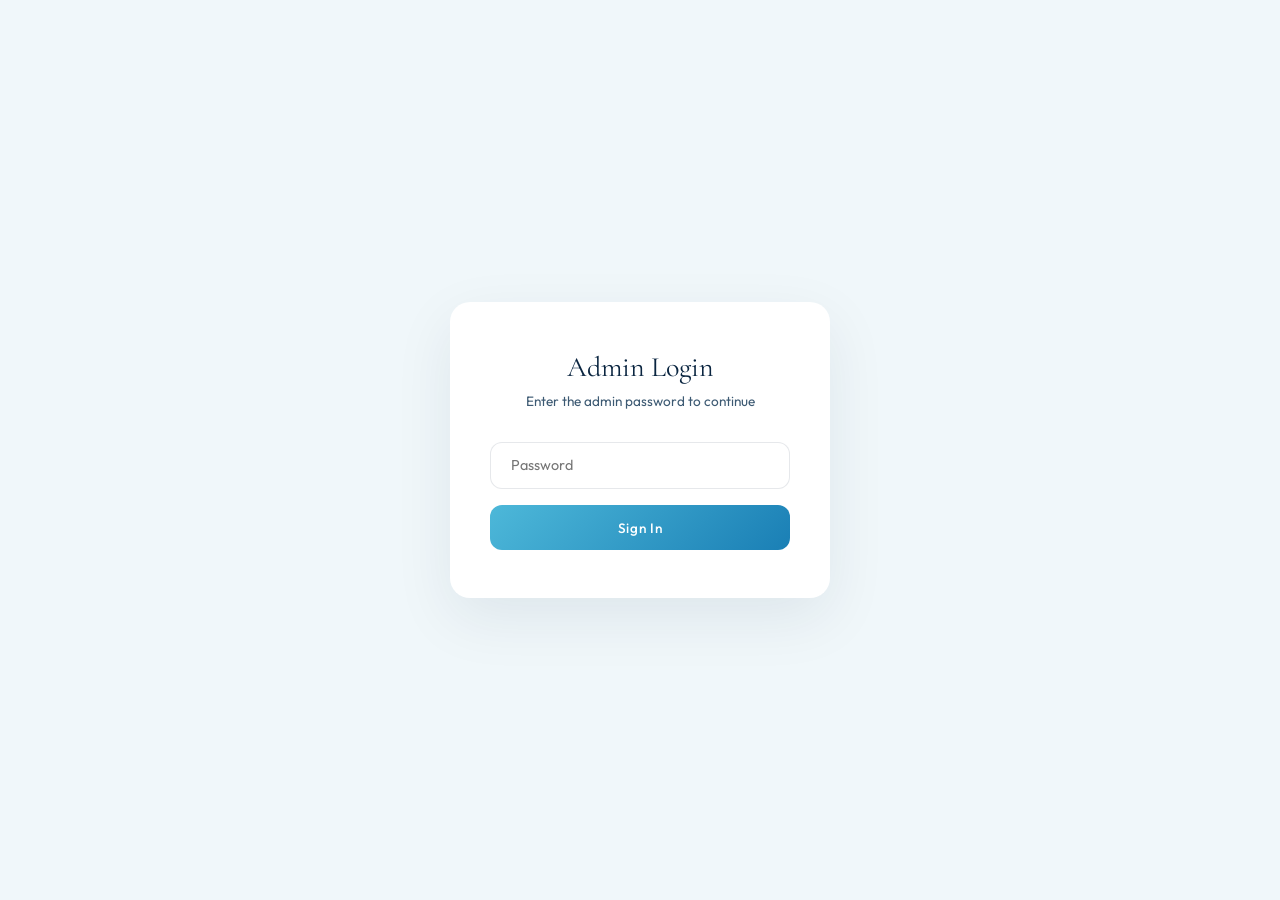
<file: admin.html>
<!DOCTYPE html>
<html lang="en">
<head>
  <meta charset="UTF-8">
  <meta name="viewport" content="width=device-width, initial-scale=1.0">
  <title>Admin | Elite Travel</title>
  <link rel="preconnect" href="https://fonts.googleapis.com">
  <link rel="preconnect" href="https://fonts.gstatic.com" crossorigin>
  <link href="https://fonts.googleapis.com/css2?family=Cormorant+Garamond:ital,wght@0,300;0,400;0,500;0,600;0,700;1,300;1,400&family=Outfit:wght@200;300;400;500;600&display=swap" rel="stylesheet">
  <link rel="stylesheet" href="/css/shared.css">
  <style>
    body { background: var(--pearl); }

    /* Login overlay */
    .login-overlay {
      position: fixed;
      inset: 0;
      z-index: 300;
      display: flex;
      align-items: center;
      justify-content: center;
      background: var(--pearl);
    }

    .login-card {
      background: var(--white);
      border-radius: 20px;
      padding: 3rem 2.5rem;
      max-width: 380px;
      width: 90%;
      text-align: center;
      box-shadow: 0 20px 60px rgba(10, 37, 64, 0.08);
    }

    .login-card h2 {
      font-family: var(--font-display);
      font-size: 1.75rem;
      font-weight: 400;
      color: var(--deep-ocean);
      margin-bottom: 0.5rem;
    }

    .login-card p {
      font-size: 0.85rem;
      color: var(--text-mid);
      margin-bottom: 2rem;
    }

    .login-input {
      width: 100%;
      padding: 0.85rem 1.25rem;
      border: 1px solid rgba(10, 37, 64, 0.1);
      border-radius: 12px;
      font-family: var(--font-body);
      font-size: 0.9rem;
      outline: none;
      transition: border-color 0.3s;
      margin-bottom: 1rem;
    }

    .login-input:focus { border-color: var(--azure); }

    .login-btn {
      width: 100%;
      padding: 0.85rem;
      border: none;
      border-radius: 12px;
      background: linear-gradient(135deg, var(--sky), var(--azure));
      color: var(--white);
      font-family: var(--font-body);
      font-size: 0.85rem;
      font-weight: 500;
      letter-spacing: 0.05em;
      cursor: pointer;
      transition: all 0.3s;
    }

    .login-btn:hover { box-shadow: 0 8px 24px rgba(26, 127, 181, 0.3); }

    .login-error {
      color: #e87da0;
      font-size: 0.8rem;
      margin-top: 0.75rem;
      display: none;
    }

    /* Admin layout */
    .admin-wrap {
      display: none;
      padding-top: 80px;
    }

    .admin-topbar {
      display: flex;
      justify-content: space-between;
      align-items: center;
      padding: 1.5rem 3rem;
      flex-wrap: wrap;
      gap: 1rem;
    }

    .admin-topbar h1 {
      font-family: var(--font-display);
      font-size: 2rem;
      font-weight: 400;
      color: var(--deep-ocean);
    }

    .admin-actions {
      display: flex;
      gap: 0.75rem;
      flex-wrap: wrap;
    }

    .admin-btn {
      display: inline-flex;
      align-items: center;
      gap: 0.4rem;
      font-family: var(--font-body);
      font-size: 0.78rem;
      font-weight: 500;
      padding: 0.65rem 1.25rem;
      border-radius: 10px;
      border: none;
      cursor: pointer;
      transition: all 0.3s;
    }

    .admin-btn-primary {
      background: linear-gradient(135deg, var(--sky), var(--azure));
      color: var(--white);
    }

    .admin-btn-primary:hover { box-shadow: 0 6px 20px rgba(26, 127, 181, 0.25); }

    .admin-btn-secondary {
      background: var(--white);
      color: var(--text-mid);
      border: 1px solid rgba(10, 37, 64, 0.1);
    }

    .admin-btn-secondary:hover { border-color: var(--azure); color: var(--azure); }

    .admin-btn-danger {
      background: #fff5f5;
      color: #d4649a;
      border: 1px solid rgba(212, 100, 154, 0.2);
    }

    .admin-btn-danger:hover { background: #d4649a; color: var(--white); }

    /* Tour cards grid */
    .admin-grid {
      display: grid;
      grid-template-columns: repeat(auto-fill, minmax(300px, 1fr));
      gap: 1.5rem;
      padding: 0 3rem 3rem;
    }

    .admin-card {
      background: var(--white);
      border-radius: 16px;
      overflow: hidden;
      box-shadow: 0 4px 20px rgba(10, 37, 64, 0.04);
      transition: all 0.3s;
    }

    .admin-card:hover {
      box-shadow: 0 12px 40px rgba(10, 37, 64, 0.08);
    }

    .admin-card-img {
      width: 100%;
      height: 160px;
      object-fit: cover;
      background: var(--pearl);
    }

    .admin-card-body {
      padding: 1.25rem 1.5rem;
    }

    .admin-card-header {
      display: flex;
      justify-content: space-between;
      align-items: flex-start;
      margin-bottom: 0.5rem;
    }

    .admin-card-title {
      font-family: var(--font-display);
      font-size: 1.25rem;
      font-weight: 500;
      color: var(--deep-ocean);
      flex: 1;
    }

    .admin-card-badges {
      display: flex;
      gap: 0.35rem;
      flex-shrink: 0;
      margin-left: 0.5rem;
    }

    .badge {
      font-size: 0.6rem;
      font-weight: 600;
      letter-spacing: 0.08em;
      text-transform: uppercase;
      padding: 0.25rem 0.6rem;
      border-radius: 6px;
    }

    .badge-live { background: #e6f9f0; color: #0d9d5c; }
    .badge-draft { background: #fef5e7; color: #c9a84c; }
    .badge-featured { background: #fff5f5; color: #e87da0; }

    .admin-card-price {
      font-size: 0.85rem;
      color: var(--text-mid);
      margin-bottom: 0.75rem;
    }

    .admin-card-actions {
      display: flex;
      gap: 0.5rem;
      padding-top: 0.75rem;
      border-top: 1px solid rgba(10, 37, 64, 0.05);
    }

    /* Edit modal / form */
    .edit-overlay {
      display: none;
      position: fixed;
      inset: 0;
      z-index: 250;
      background: rgba(10, 37, 64, 0.4);
      backdrop-filter: blur(4px);
      overflow-y: auto;
      padding: 2rem;
    }

    .edit-panel {
      background: var(--white);
      border-radius: 20px;
      max-width: 800px;
      margin: 0 auto;
      box-shadow: 0 30px 80px rgba(10, 37, 64, 0.15);
    }

    .edit-header {
      display: flex;
      justify-content: space-between;
      align-items: center;
      padding: 1.5rem 2rem;
      border-bottom: 1px solid rgba(10, 37, 64, 0.06);
    }

    .edit-header h2 {
      font-family: var(--font-display);
      font-size: 1.5rem;
      font-weight: 500;
      color: var(--deep-ocean);
    }

    .edit-close {
      background: none;
      border: none;
      cursor: pointer;
      color: var(--text-light);
      padding: 0.25rem;
    }

    .edit-close:hover { color: var(--deep-ocean); }

    /* Tabs */
    .edit-tabs {
      display: flex;
      gap: 0;
      border-bottom: 1px solid rgba(10, 37, 64, 0.06);
      padding: 0 2rem;
      overflow-x: auto;
    }

    .edit-tab {
      font-family: var(--font-body);
      font-size: 0.78rem;
      font-weight: 500;
      letter-spacing: 0.05em;
      padding: 1rem 1.25rem;
      border: none;
      background: none;
      color: var(--text-light);
      cursor: pointer;
      border-bottom: 2px solid transparent;
      transition: all 0.3s;
      white-space: nowrap;
    }

    .edit-tab.active {
      color: var(--azure);
      border-bottom-color: var(--azure);
    }

    .edit-tab:hover { color: var(--deep-ocean); }

    .edit-tab-content {
      display: none;
      padding: 2rem;
    }

    .edit-tab-content.active { display: block; }

    /* Form elements */
    .form-row {
      display: grid;
      grid-template-columns: 1fr 1fr;
      gap: 1rem;
      margin-bottom: 1.25rem;
    }

    .form-row.full { grid-template-columns: 1fr; }

    .form-group {
      display: flex;
      flex-direction: column;
      gap: 0.35rem;
    }

    .form-label {
      font-size: 0.72rem;
      font-weight: 500;
      letter-spacing: 0.1em;
      text-transform: uppercase;
      color: var(--text-light);
    }

    .form-input, .form-select {
      padding: 0.7rem 1rem;
      border: 1px solid rgba(10, 37, 64, 0.1);
      border-radius: 10px;
      font-family: var(--font-body);
      font-size: 0.88rem;
      color: var(--text-dark);
      outline: none;
      transition: border-color 0.3s;
    }

    .form-input:focus, .form-select:focus { border-color: var(--azure); }

    .form-textarea {
      padding: 0.7rem 1rem;
      border: 1px solid rgba(10, 37, 64, 0.1);
      border-radius: 10px;
      font-family: var(--font-body);
      font-size: 0.88rem;
      color: var(--text-dark);
      outline: none;
      transition: border-color 0.3s;
      resize: vertical;
      min-height: 120px;
    }

    .form-textarea:focus { border-color: var(--azure); }

    .form-textarea.tall { min-height: 200px; }

    .form-hint {
      font-size: 0.7rem;
      color: var(--text-light);
      margin-top: 0.15rem;
    }

    .form-toggle {
      display: flex;
      align-items: center;
      gap: 0.75rem;
    }

    .toggle-switch {
      position: relative;
      width: 44px;
      height: 24px;
    }

    .toggle-switch input {
      opacity: 0;
      width: 0;
      height: 0;
    }

    .toggle-slider {
      position: absolute;
      inset: 0;
      background: rgba(10, 37, 64, 0.1);
      border-radius: 24px;
      cursor: pointer;
      transition: all 0.3s;
    }

    .toggle-slider::before {
      content: '';
      position: absolute;
      width: 18px;
      height: 18px;
      border-radius: 50%;
      background: var(--white);
      left: 3px;
      top: 3px;
      transition: all 0.3s;
      box-shadow: 0 1px 4px rgba(0, 0, 0, 0.15);
    }

    .toggle-switch input:checked + .toggle-slider {
      background: var(--azure);
    }

    .toggle-switch input:checked + .toggle-slider::before {
      transform: translateX(20px);
    }

    .toggle-label {
      font-size: 0.85rem;
      color: var(--text-mid);
    }

    .form-check {
      display: flex;
      align-items: center;
      gap: 0.5rem;
    }

    .form-check input[type="checkbox"] {
      width: 18px;
      height: 18px;
      accent-color: var(--azure);
    }

    .form-check label {
      font-size: 0.85rem;
      color: var(--text-mid);
    }

    /* Image upload */
    .image-upload-area {
      border: 2px dashed rgba(10, 37, 64, 0.1);
      border-radius: 12px;
      padding: 1.5rem;
      text-align: center;
      cursor: pointer;
      transition: all 0.3s;
    }

    .image-upload-area:hover {
      border-color: var(--azure);
      background: rgba(26, 127, 181, 0.03);
    }

    .image-upload-area p {
      font-size: 0.82rem;
      color: var(--text-light);
    }

    .image-preview {
      width: 100%;
      max-height: 200px;
      object-fit: cover;
      border-radius: 10px;
      margin-top: 0.75rem;
    }

    .gallery-previews {
      display: flex;
      gap: 0.5rem;
      flex-wrap: wrap;
      margin-top: 0.75rem;
    }

    .gallery-thumb {
      width: 80px;
      height: 60px;
      object-fit: cover;
      border-radius: 8px;
      position: relative;
    }

    .gallery-thumb-wrap {
      position: relative;
      display: inline-block;
    }

    .gallery-thumb-remove {
      position: absolute;
      top: -4px;
      right: -4px;
      width: 18px;
      height: 18px;
      border-radius: 50%;
      background: #d4649a;
      color: white;
      border: none;
      cursor: pointer;
      font-size: 10px;
      display: flex;
      align-items: center;
      justify-content: center;
    }

    /* Edit footer */
    .edit-footer {
      display: flex;
      justify-content: flex-end;
      gap: 0.75rem;
      padding: 1.5rem 2rem;
      border-top: 1px solid rgba(10, 37, 64, 0.06);
    }

    /* CSV import modal */
    .csv-overlay {
      display: none;
      position: fixed;
      inset: 0;
      z-index: 260;
      background: rgba(10, 37, 64, 0.4);
      backdrop-filter: blur(4px);
      overflow-y: auto;
      padding: 2rem;
    }

    .csv-panel {
      background: var(--white);
      border-radius: 20px;
      max-width: 900px;
      margin: 0 auto;
      padding: 2rem;
      box-shadow: 0 30px 80px rgba(10, 37, 64, 0.15);
    }

    .csv-panel h2 {
      font-family: var(--font-display);
      font-size: 1.5rem;
      font-weight: 500;
      color: var(--deep-ocean);
      margin-bottom: 1rem;
    }

    .csv-table {
      width: 100%;
      border-collapse: collapse;
      font-size: 0.8rem;
      margin: 1rem 0;
    }

    .csv-table th {
      background: var(--pearl);
      padding: 0.6rem 0.75rem;
      text-align: left;
      font-weight: 500;
      color: var(--text-mid);
      font-size: 0.7rem;
      letter-spacing: 0.05em;
      text-transform: uppercase;
    }

    .csv-table td {
      padding: 0.5rem 0.75rem;
      border-bottom: 1px solid rgba(10, 37, 64, 0.05);
      color: var(--text-dark);
      max-width: 200px;
      overflow: hidden;
      text-overflow: ellipsis;
      white-space: nowrap;
    }

    .toast {
      position: fixed;
      bottom: 2rem;
      right: 2rem;
      padding: 0.85rem 1.5rem;
      border-radius: 12px;
      font-family: var(--font-body);
      font-size: 0.85rem;
      font-weight: 500;
      z-index: 400;
      animation: fadeUp 0.3s ease;
      box-shadow: 0 8px 30px rgba(0, 0, 0, 0.15);
    }

    .toast-success { background: #0d9d5c; color: white; }
    .toast-error { background: #d4649a; color: white; }

    /* Help overlay */
    .help-overlay {
      position: fixed;
      inset: 0;
      z-index: 500;
      background: rgba(10, 37, 64, 0.4);
      backdrop-filter: blur(4px);
      display: none;
      align-items: center;
      justify-content: center;
      padding: 2rem;
    }

    .help-overlay.open { display: flex; }

    .help-panel {
      background: var(--white);
      border-radius: 20px;
      max-width: 640px;
      width: 100%;
      max-height: 85vh;
      overflow-y: auto;
      padding: 2.5rem;
      box-shadow: 0 25px 80px rgba(10, 37, 64, 0.15);
      position: relative;
    }

    .help-close {
      position: absolute;
      top: 1.25rem;
      right: 1.25rem;
      background: none;
      border: none;
      cursor: pointer;
      color: var(--text-light);
      transition: color 0.2s;
    }

    .help-close:hover { color: var(--deep-ocean); }

    .help-lang-toggle {
      display: flex;
      gap: 0.5rem;
      margin-bottom: 2rem;
    }

    .help-lang-btn {
      padding: 0.4rem 1rem;
      border-radius: 20px;
      border: 1px solid rgba(10, 37, 64, 0.12);
      background: transparent;
      font-family: var(--font-body);
      font-size: 0.8rem;
      cursor: pointer;
      transition: all 0.2s;
      color: var(--text-mid);
    }

    .help-lang-btn.active {
      background: var(--azure);
      color: white;
      border-color: var(--azure);
    }

    .help-panel h2 {
      font-family: var(--font-display);
      font-size: 1.6rem;
      font-weight: 400;
      color: var(--deep-ocean);
      margin-bottom: 0.5rem;
    }

    .help-panel .help-subtitle {
      font-size: 0.85rem;
      color: var(--text-light);
      margin-bottom: 2rem;
    }

    .help-section {
      margin-bottom: 2rem;
    }

    .help-section h3 {
      font-family: var(--font-body);
      font-size: 0.95rem;
      font-weight: 600;
      color: var(--deep-ocean);
      margin-bottom: 0.75rem;
      display: flex;
      align-items: center;
      gap: 0.5rem;
    }

    .help-section h3 .help-num {
      display: inline-flex;
      align-items: center;
      justify-content: center;
      width: 24px;
      height: 24px;
      border-radius: 50%;
      background: var(--azure);
      color: white;
      font-size: 0.75rem;
      flex-shrink: 0;
    }

    .help-section p, .help-section li {
      font-size: 0.85rem;
      color: var(--text-mid);
      line-height: 1.7;
    }

    .help-section ul {
      list-style: none;
      padding: 0;
    }

    .help-section li {
      padding: 0.3rem 0;
      padding-left: 1.2rem;
      position: relative;
    }

    .help-section li::before {
      content: '•';
      position: absolute;
      left: 0;
      color: var(--azure);
      font-weight: bold;
    }

    .help-tip {
      background: rgba(26, 127, 181, 0.06);
      border-left: 3px solid var(--azure);
      padding: 0.75rem 1rem;
      border-radius: 0 8px 8px 0;
      margin-top: 1.5rem;
    }

    .help-tip p {
      font-size: 0.82rem;
      color: var(--text-mid);
      margin: 0;
    }

    .help-btn {
      display: inline-flex;
      align-items: center;
      gap: 0.4rem;
      padding: 0.55rem 1.1rem;
      border-radius: 8px;
      border: 1px solid rgba(10, 37, 64, 0.12);
      background: var(--white);
      font-family: var(--font-body);
      font-size: 0.78rem;
      font-weight: 500;
      cursor: pointer;
      color: var(--text-mid);
      transition: all 0.2s;
    }

    .help-btn:hover {
      border-color: var(--azure);
      color: var(--azure);
    }

    @media (max-width: 700px) {
      .admin-topbar { padding: 1rem 1.5rem; }
      .admin-grid { padding: 0 1.5rem 2rem; grid-template-columns: 1fr; }
      .edit-panel { margin: 0; }
      .form-row { grid-template-columns: 1fr; }
      .edit-tabs { padding: 0 1rem; }
      .edit-tab { padding: 0.75rem 0.75rem; font-size: 0.7rem; }
    }
  </style>
</head>
<body data-inner-page="true">

  <!-- NAV -->
  <nav id="nav" class="scrolled">
    <a href="/" class="nav-logo"><span>Elite</span> Travel</a>
    <ul class="nav-links" id="navLinks">
      <li><a href="/#services" data-en="Services" data-cn="服务项目">Services</a></li>
      <li><a href="/tours" data-en="Tours" data-cn="精选旅程">Tours</a></li>
      <li><a href="/#about" data-en="About" data-cn="关于我们">About</a></li>
      <li><a href="/#contact" data-en="Contact" data-cn="联系我们">Contact</a></li>
    </ul>
    <div style="display:flex;align-items:center;">
      <div class="lang-toggle" id="langToggle">
        <button class="lang-btn active" data-lang="en">EN</button>
        <button class="lang-btn" data-lang="cn">中文</button>
      </div>
      <button class="nav-toggle" id="navToggle" aria-label="Menu">
        <span></span><span></span><span></span>
      </button>
    </div>
  </nav>

  <!-- LOGIN -->
  <div class="login-overlay" id="loginOverlay">
    <div class="login-card">
      <h2>Admin Login</h2>
      <p>Enter the admin password to continue</p>
      <input type="password" class="login-input" id="loginPassword" placeholder="Password" autocomplete="current-password">
      <button class="login-btn" id="loginBtn">Sign In</button>
      <p class="login-error" id="loginError">Invalid password. Please try again.</p>
    </div>
  </div>

  <!-- ADMIN DASHBOARD -->
  <div class="admin-wrap" id="adminWrap">
    <div class="admin-topbar">
      <h1>Tours Dashboard</h1>
      <div class="admin-actions">
        <button class="help-btn" onclick="openHelp()">
          <svg width="16" height="16" viewBox="0 0 24 24" fill="none" stroke="currentColor" stroke-width="2" stroke-linecap="round" stroke-linejoin="round"><circle cx="12" cy="12" r="10"/><path d="M9.09 9a3 3 0 0 1 5.83 1c0 2-3 3-3 3"/><path d="M12 17h.01"/></svg>
          Help / 帮助
        </button>
        <button class="admin-btn admin-btn-primary" onclick="openEditor()">+ Add New Tour</button>
        <button class="admin-btn admin-btn-secondary" onclick="openCSVImport()">Import CSV</button>
      </div>
    </div>
    <div class="admin-grid" id="adminGrid">
      <p style="color:var(--text-light);grid-column:1/-1;text-align:center;padding:3rem;">Loading tours...</p>
    </div>
  </div>

  <!-- EDIT MODAL -->
  <div class="edit-overlay" id="editOverlay">
    <div class="edit-panel">
      <div class="edit-header">
        <h2 id="editTitle">Add New Tour</h2>
        <button class="edit-close" onclick="closeEditor()">
          <svg width="24" height="24" viewBox="0 0 24 24" fill="none" stroke="currentColor" stroke-width="2" stroke-linecap="round" stroke-linejoin="round"><path d="M18 6 6 18"/><path d="m6 6 12 12"/></svg>
        </button>
      </div>

      <div class="edit-tabs">
        <button class="edit-tab active" data-tab="basics">Basics</button>
        <button class="edit-tab" data-tab="details">Details</button>
        <button class="edit-tab" data-tab="itinerary">Itinerary</button>
        <button class="edit-tab" data-tab="includes">Incl / Excl</button>
        <button class="edit-tab" data-tab="settings">Settings</button>
      </div>

      <!-- Tab 1: Basics -->
      <div class="edit-tab-content active" data-tab-content="basics">
        <div class="form-row">
          <div class="form-group">
            <label class="form-label">Title (EN)</label>
            <input class="form-input" id="f-title" placeholder="e.g. Japan Cherry Blossom Tour">
          </div>
          <div class="form-group">
            <label class="form-label">Title (中文)</label>
            <input class="form-input" id="f-title_zh" placeholder="e.g. 日本樱花赏花之旅">
          </div>
        </div>
        <div class="form-row">
          <div class="form-group">
            <label class="form-label">Slug</label>
            <input class="form-input" id="f-slug" placeholder="japan-cherry-blossom">
            <span class="form-hint">Auto-generated from title. Used in URL: /tour/slug</span>
          </div>
          <div class="form-group">
            <label class="form-label">Duration</label>
            <input class="form-input" id="f-duration" placeholder="e.g. 8 Days / 7 Nights">
          </div>
        </div>
        <div class="form-row">
          <div class="form-group">
            <label class="form-label">Destination (EN)</label>
            <input class="form-input" id="f-destination" placeholder="e.g. Japan">
          </div>
          <div class="form-group">
            <label class="form-label">Destination (中文)</label>
            <input class="form-input" id="f-destination_zh" placeholder="e.g. 日本">
          </div>
        </div>
        <div class="form-row">
          <div class="form-group">
            <label class="form-label">Price From</label>
            <input class="form-input" id="f-price_from" type="number" step="0.01" placeholder="2199.00">
          </div>
          <div class="form-group">
            <label class="form-label">Currency</label>
            <select class="form-select" id="f-currency">
              <option value="USD">USD ($)</option>
              <option value="EUR">EUR (€)</option>
              <option value="CNY">CNY (¥)</option>
            </select>
          </div>
        </div>
        <div class="form-row">
          <div class="form-group">
            <label class="form-label">Dates (EN)</label>
            <input class="form-input" id="f-dates" placeholder="e.g. March 29 – April 5, 2026">
          </div>
          <div class="form-group">
            <label class="form-label">Dates (中文)</label>
            <input class="form-input" id="f-dates_zh" placeholder="e.g. 2026年3月29日 – 4月5日">
          </div>
        </div>
        <div class="form-row full">
          <div class="form-group">
            <label class="form-label">Cover Image</label>
            <div class="image-upload-area" id="coverUploadArea" onclick="document.getElementById('coverFileInput').click()">
              <p>Click to upload cover image (or drag & drop)</p>
              <input type="file" id="coverFileInput" accept="image/*" style="display:none">
            </div>
            <img class="image-preview" id="coverPreview" style="display:none">
          </div>
        </div>
      </div>

      <!-- Tab 2: Details -->
      <div class="edit-tab-content" data-tab-content="details">
        <div class="form-row">
          <div class="form-group">
            <label class="form-label">Summary (EN)</label>
            <textarea class="form-textarea" id="f-summary" placeholder="Short description for tour cards..."></textarea>
          </div>
          <div class="form-group">
            <label class="form-label">Summary (中文)</label>
            <textarea class="form-textarea" id="f-summary_zh" placeholder="卡片上显示的简短描述..."></textarea>
          </div>
        </div>
        <div class="form-row">
          <div class="form-group">
            <label class="form-label">Full Description (EN)</label>
            <textarea class="form-textarea tall" id="f-description" placeholder="Detailed tour description..."></textarea>
          </div>
          <div class="form-group">
            <label class="form-label">Full Description (中文)</label>
            <textarea class="form-textarea tall" id="f-description_zh" placeholder="详细行程介绍..."></textarea>
          </div>
        </div>
        <div class="form-row full">
          <div class="form-group">
            <label class="form-label">Gallery Images</label>
            <div class="image-upload-area" onclick="document.getElementById('galleryFileInput').click()">
              <p>Click to upload gallery images (multiple)</p>
              <input type="file" id="galleryFileInput" accept="image/*" multiple style="display:none">
            </div>
            <div class="gallery-previews" id="galleryPreviews"></div>
          </div>
        </div>
      </div>

      <!-- Tab 3: Itinerary -->
      <div class="edit-tab-content" data-tab-content="itinerary">
        <div class="form-row full">
          <div class="form-group">
            <label class="form-label">Itinerary (EN)</label>
            <textarea class="form-textarea tall" id="f-itinerary" placeholder="Day 1: Arrive in Tokyo...&#10;Day 2: Mt Fuji excursion...&#10;&#10;Type freely — day-by-day, bullet points, paragraphs. It will be displayed as-is."></textarea>
            <span class="form-hint">Free-form text. Line breaks are preserved.</span>
          </div>
        </div>
        <div class="form-row full">
          <div class="form-group">
            <label class="form-label">Itinerary (中文)</label>
            <textarea class="form-textarea tall" id="f-itinerary_zh" placeholder="第1天：抵达东京...&#10;第2天：富士山一日游..."></textarea>
          </div>
        </div>
      </div>

      <!-- Tab 4: Includes/Excludes -->
      <div class="edit-tab-content" data-tab-content="includes">
        <div class="form-row">
          <div class="form-group">
            <label class="form-label">Includes (EN) — one per line</label>
            <textarea class="form-textarea" id="f-includes" placeholder="Round-trip flights&#10;4-5 star hotel accommodation&#10;All meals included"></textarea>
          </div>
          <div class="form-group">
            <label class="form-label">Includes (中文) — one per line</label>
            <textarea class="form-textarea" id="f-includes_zh" placeholder="往返机票&#10;4-5星酒店住宿&#10;全程含餐"></textarea>
          </div>
        </div>
        <div class="form-row">
          <div class="form-group">
            <label class="form-label">Excludes (EN) — one per line</label>
            <textarea class="form-textarea" id="f-excludes" placeholder="Travel insurance&#10;Personal expenses&#10;Tips"></textarea>
          </div>
          <div class="form-group">
            <label class="form-label">Excludes (中文) — one per line</label>
            <textarea class="form-textarea" id="f-excludes_zh" placeholder="旅行保险&#10;个人消费&#10;小费"></textarea>
          </div>
        </div>
      </div>

      <!-- Tab 5: Settings -->
      <div class="edit-tab-content" data-tab-content="settings">
        <div class="form-row full">
          <div class="form-group">
            <label class="form-label">Status</label>
            <div class="form-toggle" style="margin-top:0.5rem;">
              <label class="toggle-switch">
                <input type="checkbox" id="f-status">
                <span class="toggle-slider"></span>
              </label>
              <span class="toggle-label" id="statusLabel">Draft</span>
            </div>
          </div>
        </div>
        <div class="form-row full" style="margin-top:1rem;">
          <div class="form-group">
            <div class="form-check">
              <input type="checkbox" id="f-featured">
              <label for="f-featured">Featured tour (appears first in listing)</label>
            </div>
          </div>
        </div>
      </div>

      <div class="edit-footer">
        <button class="admin-btn admin-btn-secondary" onclick="closeEditor()">Cancel</button>
        <button class="admin-btn admin-btn-primary" id="saveBtn" onclick="saveTour()">Save Tour</button>
      </div>
    </div>
  </div>

  <!-- CSV IMPORT MODAL -->
  <div class="csv-overlay" id="csvOverlay">
    <div class="csv-panel">
      <div style="display:flex;justify-content:space-between;align-items:center;margin-bottom:1rem;">
        <h2>Import Tours from CSV</h2>
        <button class="edit-close" onclick="closeCSVImport()">
          <svg width="24" height="24" viewBox="0 0 24 24" fill="none" stroke="currentColor" stroke-width="2" stroke-linecap="round" stroke-linejoin="round"><path d="M18 6 6 18"/><path d="m6 6 12 12"/></svg>
        </button>
      </div>
      <p style="font-size:0.85rem;color:var(--text-mid);margin-bottom:1rem;">Upload a CSV file with columns: title, slug, destination, duration, price_from, summary, status. Optional columns: title_zh, destination_zh, summary_zh, currency, description, description_zh, etc.</p>
      <div class="image-upload-area" onclick="document.getElementById('csvFileInput').click()">
        <p>Click to select CSV file</p>
        <input type="file" id="csvFileInput" accept=".csv" style="display:none">
      </div>
      <div id="csvPreview" style="margin-top:1rem;overflow-x:auto;"></div>
      <div style="display:flex;justify-content:flex-end;gap:0.75rem;margin-top:1rem;">
        <button class="admin-btn admin-btn-secondary" onclick="closeCSVImport()">Cancel</button>
        <button class="admin-btn admin-btn-primary" id="csvImportBtn" onclick="importCSV()" style="display:none">Import All</button>
      </div>
    </div>
  </div>

  <!-- FOOTER -->
  <footer>
    <div class="footer-logo"><span>Elite</span> Travel</div>
    <p class="footer-copy">&copy; 2026 Elite Travel. All rights reserved.</p>
    <a href="/admin" class="footer-admin">Admin</a>
  </footer>

  <script src="/js/shared.js"></script>
  <script>
    // ===== CONFIG =====
    // TODO: Replace with your Supabase project values
    const SUPABASE_URL = 'https://fttifyfyruuhqfapjayb.supabase.co';
    const EDGE_FUNCTION_URL = SUPABASE_URL + '/functions/v1/admin-api';

    let password = sessionStorage.getItem('adminPass') || '';
    let allTours = [];
    let editingTourId = null;
    let coverImageUrl = '';
    let galleryUrls = [];

    // ===== AUTH =====
    const loginOverlay = document.getElementById('loginOverlay');
    const adminWrap = document.getElementById('adminWrap');

    if (password) {
      tryAuth();
    }

    document.getElementById('loginBtn').addEventListener('click', doLogin);
    document.getElementById('loginPassword').addEventListener('keydown', e => {
      if (e.key === 'Enter') doLogin();
    });

    async function doLogin() {
      password = document.getElementById('loginPassword').value;
      if (!password) return;
      await tryAuth();
    }

    async function tryAuth() {
      try {
        const res = await adminAPI('list_all', {});
        if (res.error) throw new Error(res.error);
        sessionStorage.setItem('adminPass', password);
        loginOverlay.style.display = 'none';
        adminWrap.style.display = 'block';
        allTours = res.tours || [];
        renderAdminGrid();
      } catch (err) {
        document.getElementById('loginError').style.display = 'block';
        sessionStorage.removeItem('adminPass');
      }
    }

    async function adminAPI(action, data) {
      const res = await fetch(EDGE_FUNCTION_URL, {
        method: 'POST',
        headers: { 'Content-Type': 'application/json' },
        body: JSON.stringify({ password, action, data })
      });
      return res.json();
    }

    // ===== DASHBOARD =====
    function renderAdminGrid() {
      const grid = document.getElementById('adminGrid');
      if (allTours.length === 0) {
        grid.innerHTML = '<p style="color:var(--text-light);grid-column:1/-1;text-align:center;padding:3rem;">No tours yet. Click "+ Add New Tour" to get started.</p>';
        return;
      }

      grid.innerHTML = allTours.map(tour => {
        const price = Number(tour.price_from).toLocaleString();
        const curr = tour.currency === 'USD' ? '$' : tour.currency;
        return `
          <div class="admin-card">
            ${tour.cover_image
              ? `<img src="${tour.cover_image}" alt="${tour.title}" class="admin-card-img">`
              : '<div class="admin-card-img" style="display:flex;align-items:center;justify-content:center;color:var(--text-light);font-size:0.8rem;">No Image</div>'
            }
            <div class="admin-card-body">
              <div class="admin-card-header">
                <span class="admin-card-title">${tour.title}</span>
                <div class="admin-card-badges">
                  <span class="badge ${tour.status === 'live' ? 'badge-live' : 'badge-draft'}">${tour.status}</span>
                  ${tour.featured ? '<span class="badge badge-featured">★</span>' : ''}
                </div>
              </div>
              <div class="admin-card-price">${curr}${price} · ${tour.duration || ''}</div>
              <div class="admin-card-actions">
                <button class="admin-btn admin-btn-secondary" onclick="editTour('${tour.id}')" style="flex:1">Edit</button>
                <button class="admin-btn admin-btn-secondary" onclick="duplicateTour('${tour.id}')" style="flex:0">Duplicate</button>
                <button class="admin-btn admin-btn-danger" onclick="deleteTour('${tour.id}')" style="flex:0">Delete</button>
              </div>
            </div>
          </div>
        `;
      }).join('');
    }

    // ===== EDITOR =====
    const formFields = ['title', 'title_zh', 'slug', 'destination', 'destination_zh', 'duration',
      'price_from', 'currency', 'dates', 'dates_zh', 'summary', 'summary_zh', 'description',
      'description_zh', 'itinerary', 'itinerary_zh', 'includes', 'includes_zh', 'excludes', 'excludes_zh'];

    // Tab switching
    document.querySelectorAll('.edit-tab').forEach(tab => {
      tab.addEventListener('click', () => {
        document.querySelectorAll('.edit-tab').forEach(t => t.classList.remove('active'));
        document.querySelectorAll('.edit-tab-content').forEach(c => c.classList.remove('active'));
        tab.classList.add('active');
        document.querySelector(`[data-tab-content="${tab.dataset.tab}"]`).classList.add('active');
      });
    });

    // Status toggle label
    document.getElementById('f-status').addEventListener('change', e => {
      document.getElementById('statusLabel').textContent = e.target.checked ? 'Live' : 'Draft';
    });

    // Auto-generate slug from title
    document.getElementById('f-title').addEventListener('input', e => {
      if (!editingTourId) {
        document.getElementById('f-slug').value = slugify(e.target.value);
      }
    });

    function slugify(text) {
      return text.toLowerCase().trim()
        .replace(/[^\w\s-]/g, '')
        .replace(/[\s_]+/g, '-')
        .replace(/-+/g, '-')
        .replace(/^-|-$/g, '');
    }

    function openEditor(tourId) {
      editingTourId = tourId || null;
      coverImageUrl = '';
      galleryUrls = [];
      document.getElementById('coverPreview').style.display = 'none';
      document.getElementById('galleryPreviews').innerHTML = '';

      // Reset to first tab
      document.querySelectorAll('.edit-tab').forEach(t => t.classList.remove('active'));
      document.querySelectorAll('.edit-tab-content').forEach(c => c.classList.remove('active'));
      document.querySelector('[data-tab="basics"]').classList.add('active');
      document.querySelector('[data-tab-content="basics"]').classList.add('active');

      if (tourId) {
        document.getElementById('editTitle').textContent = 'Edit Tour';
        const tour = allTours.find(t => t.id === tourId);
        if (!tour) return;

        formFields.forEach(field => {
          const el = document.getElementById('f-' + field);
          if (el) {
            if (el.tagName === 'SELECT') el.value = tour[field] || 'USD';
            else el.value = tour[field] || '';
          }
        });

        document.getElementById('f-status').checked = tour.status === 'live';
        document.getElementById('statusLabel').textContent = tour.status === 'live' ? 'Live' : 'Draft';
        document.getElementById('f-featured').checked = tour.featured;

        if (tour.cover_image) {
          coverImageUrl = tour.cover_image;
          document.getElementById('coverPreview').src = tour.cover_image;
          document.getElementById('coverPreview').style.display = 'block';
        }

        if (Array.isArray(tour.gallery) && tour.gallery.length > 0) {
          galleryUrls = [...tour.gallery];
          renderGalleryPreviews();
        }
      } else {
        document.getElementById('editTitle').textContent = 'Add New Tour';
        formFields.forEach(field => {
          const el = document.getElementById('f-' + field);
          if (el) {
            if (el.tagName === 'SELECT') el.value = 'USD';
            else el.value = '';
          }
        });
        document.getElementById('f-status').checked = false;
        document.getElementById('statusLabel').textContent = 'Draft';
        document.getElementById('f-featured').checked = false;
      }

      document.getElementById('editOverlay').style.display = 'block';
    }

    function closeEditor() {
      document.getElementById('editOverlay').style.display = 'none';
      editingTourId = null;
    }

    function renderGalleryPreviews() {
      const container = document.getElementById('galleryPreviews');
      container.innerHTML = galleryUrls.map((url, i) => `
        <div class="gallery-thumb-wrap">
          <img src="${url}" class="gallery-thumb">
          <button class="gallery-thumb-remove" onclick="removeGalleryImage(${i})">✕</button>
        </div>
      `).join('');
    }

    window.removeGalleryImage = function(index) {
      galleryUrls.splice(index, 1);
      renderGalleryPreviews();
    };

    // Image uploads
    document.getElementById('coverFileInput').addEventListener('change', async e => {
      const file = e.target.files[0];
      if (!file) return;
      showToast('Uploading cover image...', 'success');
      const url = await uploadImage(file);
      if (url) {
        coverImageUrl = url;
        document.getElementById('coverPreview').src = url;
        document.getElementById('coverPreview').style.display = 'block';
        showToast('Cover image uploaded!', 'success');
      }
    });

    document.getElementById('galleryFileInput').addEventListener('change', async e => {
      const files = Array.from(e.target.files);
      if (!files.length) return;
      showToast(`Uploading ${files.length} image(s)...`, 'success');
      for (const file of files) {
        const url = await uploadImage(file);
        if (url) galleryUrls.push(url);
      }
      renderGalleryPreviews();
      showToast('Gallery images uploaded!', 'success');
    });

    async function uploadImage(file) {
      try {
        const reader = new FileReader();
        const base64 = await new Promise((resolve, reject) => {
          reader.onload = () => resolve(reader.result.split(',')[1]);
          reader.onerror = reject;
          reader.readAsDataURL(file);
        });

        const res = await adminAPI('upload_image', {
          fileBase64: base64,
          fileName: file.name,
          contentType: file.type,
          tourId: editingTourId || 'new'
        });

        if (res.error) throw new Error(res.error);
        return res.url;
      } catch (err) {
        showToast('Image upload failed: ' + err.message, 'error');
        return null;
      }
    }

    async function saveTour() {
      const tour = {};
      formFields.forEach(field => {
        const el = document.getElementById('f-' + field);
        if (el) {
          const val = el.tagName === 'SELECT' ? el.value : el.value.trim();
          if (val !== '') tour[field] = val;
        }
      });

      // Convert price to number
      if (tour.price_from) tour.price_from = parseFloat(tour.price_from);

      tour.status = document.getElementById('f-status').checked ? 'live' : 'draft';
      tour.featured = document.getElementById('f-featured').checked;
      tour.cover_image = coverImageUrl || null;
      tour.gallery = galleryUrls;

      if (!tour.title || !tour.slug || !tour.destination || !tour.duration || !tour.price_from) {
        showToast('Please fill in title, slug, destination, duration, and price.', 'error');
        return;
      }

      document.getElementById('saveBtn').textContent = 'Saving...';

      try {
        let res;
        if (editingTourId) {
          res = await adminAPI('update', { id: editingTourId, tour });
        } else {
          res = await adminAPI('create', { tour });
        }

        if (res.error) throw new Error(res.error);

        showToast(editingTourId ? 'Tour updated!' : 'Tour created!', 'success');
        closeEditor();
        await refreshTours();
      } catch (err) {
        showToast('Error: ' + err.message, 'error');
      } finally {
        document.getElementById('saveBtn').textContent = 'Save Tour';
      }
    }

    window.editTour = function(id) { openEditor(id); };

    window.deleteTour = async function(id) {
      if (!confirm('Are you sure you want to delete this tour?')) return;
      try {
        const res = await adminAPI('delete', { id });
        if (res.error) throw new Error(res.error);
        showToast('Tour deleted.', 'success');
        await refreshTours();
      } catch (err) {
        showToast('Error: ' + err.message, 'error');
      }
    };

    window.duplicateTour = async function(id) {
      try {
        const res = await adminAPI('get_by_id', { id });
        if (res.error) throw new Error(res.error);
        const t = res.tour;
        const copy = {};
        const fields = ['title','title_zh','destination','destination_zh','duration','price_from','currency',
          'cover_image','gallery','summary','summary_zh','description','description_zh',
          'itinerary','itinerary_zh','includes','includes_zh','excludes','excludes_zh','dates','dates_zh'];
        fields.forEach(f => { if (t[f] != null) copy[f] = t[f]; });
        copy.title = (t.title || '') + ' (Copy)';
        if (t.title_zh) copy.title_zh = t.title_zh + '（副本）';
        copy.slug = (t.slug || '') + '-copy-' + Date.now().toString(36);
        copy.status = 'draft';
        copy.featured = false;
        const createRes = await adminAPI('create', copy);
        if (createRes.error) throw new Error(createRes.error);
        showToast('Tour duplicated as draft.', 'success');
        await refreshTours();
      } catch (err) {
        showToast('Error: ' + err.message, 'error');
      }
    };

    async function refreshTours() {
      const res = await adminAPI('list_all', {});
      if (!res.error) {
        allTours = res.tours || [];
        renderAdminGrid();
      }
    }

    // ===== CSV IMPORT =====
    let csvRows = [];

    function openCSVImport() {
      csvRows = [];
      document.getElementById('csvPreview').innerHTML = '';
      document.getElementById('csvImportBtn').style.display = 'none';
      document.getElementById('csvFileInput').value = '';
      document.getElementById('csvOverlay').style.display = 'block';
    }

    function closeCSVImport() {
      document.getElementById('csvOverlay').style.display = 'none';
    }

    document.getElementById('csvFileInput').addEventListener('change', e => {
      const file = e.target.files[0];
      if (!file) return;
      const reader = new FileReader();
      reader.onload = () => {
        const text = reader.result;
        const lines = text.split('\n').filter(l => l.trim());
        if (lines.length < 2) {
          showToast('CSV must have a header row and at least one data row.', 'error');
          return;
        }

        const headers = parseCSVLine(lines[0]);
        csvRows = [];
        for (let i = 1; i < lines.length; i++) {
          const values = parseCSVLine(lines[i]);
          const row = {};
          headers.forEach((h, j) => { row[h.trim()] = (values[j] || '').trim(); });
          if (row.title && row.slug) csvRows.push(row);
        }

        if (csvRows.length === 0) {
          showToast('No valid rows found. Each row needs at least title and slug.', 'error');
          return;
        }

        // Render preview table
        const cols = headers.slice(0, 6);
        let tableHTML = '<table class="csv-table"><thead><tr>';
        cols.forEach(c => { tableHTML += `<th>${c.trim()}</th>`; });
        tableHTML += '</tr></thead><tbody>';
        csvRows.forEach(row => {
          tableHTML += '<tr>';
          cols.forEach(c => { tableHTML += `<td>${row[c.trim()] || ''}</td>`; });
          tableHTML += '</tr>';
        });
        tableHTML += '</tbody></table>';
        tableHTML += `<p style="font-size:0.82rem;color:var(--text-mid);">${csvRows.length} tour(s) ready to import</p>`;

        document.getElementById('csvPreview').innerHTML = tableHTML;
        document.getElementById('csvImportBtn').style.display = 'inline-flex';
      };
      reader.readAsText(file);
    });

    function parseCSVLine(line) {
      const result = [];
      let current = '';
      let inQuotes = false;
      for (let i = 0; i < line.length; i++) {
        const ch = line[i];
        if (ch === '"') {
          inQuotes = !inQuotes;
        } else if (ch === ',' && !inQuotes) {
          result.push(current);
          current = '';
        } else {
          current += ch;
        }
      }
      result.push(current);
      return result;
    }

    async function importCSV() {
      if (csvRows.length === 0) return;

      // Ensure required fields have defaults
      const tours = csvRows.map(row => ({
        title: row.title,
        slug: row.slug,
        destination: row.destination || 'Unknown',
        duration: row.duration || 'TBD',
        price_from: parseFloat(row.price_from) || 0,
        currency: row.currency || 'USD',
        status: row.status || 'draft',
        featured: row.featured === 'true',
        title_zh: row.title_zh || null,
        destination_zh: row.destination_zh || null,
        summary: row.summary || null,
        summary_zh: row.summary_zh || null,
        description: row.description || null,
        description_zh: row.description_zh || null,
        itinerary: row.itinerary || null,
        itinerary_zh: row.itinerary_zh || null,
        includes: row.includes || null,
        includes_zh: row.includes_zh || null,
        excludes: row.excludes || null,
        excludes_zh: row.excludes_zh || null,
        dates: row.dates || null,
        dates_zh: row.dates_zh || null,
      }));

      document.getElementById('csvImportBtn').textContent = 'Importing...';

      try {
        const res = await adminAPI('bulk_create', { tours });
        if (res.error) throw new Error(res.error);
        showToast(`${tours.length} tour(s) imported!`, 'success');
        closeCSVImport();
        await refreshTours();
      } catch (err) {
        showToast('Import error: ' + err.message, 'error');
      } finally {
        document.getElementById('csvImportBtn').textContent = 'Import All';
      }
    }

    // ===== TOAST =====
    function showToast(message, type) {
      const existing = document.querySelector('.toast');
      if (existing) existing.remove();

      const toast = document.createElement('div');
      toast.className = `toast toast-${type}`;
      toast.textContent = message;
      document.body.appendChild(toast);
      setTimeout(() => toast.remove(), 3500);
    }

    // ===== HELP GUIDE =====
    function openHelp() {
      document.getElementById('helpOverlay').classList.add('open');
    }

    function closeHelp() {
      document.getElementById('helpOverlay').classList.remove('open');
    }

    function setHelpLang(lang) {
      document.querySelectorAll('.help-lang-btn').forEach(b => b.classList.toggle('active', b.dataset.lang === lang));
      document.querySelectorAll('[data-help-en]').forEach(el => {
        el.innerHTML = lang === 'cn' ? el.dataset.helpCn : el.dataset.helpEn;
      });
    }
  </script>

  <!-- HELP OVERLAY -->
  <div class="help-overlay" id="helpOverlay" onclick="if(event.target===this)closeHelp()">
    <div class="help-panel">
      <button class="help-close" onclick="closeHelp()">
        <svg width="24" height="24" viewBox="0 0 24 24" fill="none" stroke="currentColor" stroke-width="2" stroke-linecap="round" stroke-linejoin="round"><path d="M18 6 6 18"/><path d="m6 6 12 12"/></svg>
      </button>

      <div class="help-lang-toggle">
        <button class="help-lang-btn active" data-lang="en" onclick="setHelpLang('en')">English</button>
        <button class="help-lang-btn" data-lang="cn" onclick="setHelpLang('cn')">中文</button>
      </div>

      <h2 data-help-en="Admin Guide" data-help-cn="管理面板指南">Admin Guide</h2>
      <p class="help-subtitle" data-help-en="How to manage tours on your website" data-help-cn="如何管理您网站上的旅程">How to manage tours on your website</p>

      <div class="help-section">
        <h3><span class="help-num">1</span> <span data-help-en="Add a New Tour" data-help-cn="添加新旅程">Add a New Tour</span></h3>
        <div data-help-en='<ul><li>Click the <strong>"+ Add New Tour"</strong> button at the top</li><li>Fill in the <strong>Basics</strong> tab: title (English &amp; Chinese), destination, duration, price, dates</li><li>The <strong>slug</strong> is auto-generated from the title — it becomes the URL (e.g. /tour/japan-cherry-blossom)</li><li>Add a <strong>cover image</strong> by clicking "Choose File" — this is the main photo shown on cards</li><li>Fill in the other tabs: Details, Itinerary, Includes/Excludes</li><li>Click <strong>Save</strong> when done</li></ul>' data-help-cn='<ul><li>点击顶部的 <strong>"+ Add New Tour"</strong> 按钮</li><li>填写 <strong>Basics（基本信息）</strong>标签页：标题（中英文）、目的地、行程天数、价格、日期</li><li><strong>Slug（网址路径）</strong>会根据标题自动生成，它会成为页面网址（例如 /tour/japan-cherry-blossom）</li><li>点击"Choose File"上传<strong>封面图片</strong>——这是卡片上显示的主图</li><li>填写其他标签页：详情、行程安排、包含/不包含项目</li><li>完成后点击 <strong>Save（保存）</strong></li></ul>'>
          <ul>
            <li>Click the <strong>"+ Add New Tour"</strong> button at the top</li>
            <li>Fill in the <strong>Basics</strong> tab: title (English & Chinese), destination, duration, price, dates</li>
            <li>The <strong>slug</strong> is auto-generated from the title — it becomes the URL (e.g. /tour/japan-cherry-blossom)</li>
            <li>Add a <strong>cover image</strong> by clicking "Choose File" — this is the main photo shown on cards</li>
            <li>Fill in the other tabs: Details, Itinerary, Includes/Excludes</li>
            <li>Click <strong>Save</strong> when done</li>
          </ul>
        </div>
      </div>

      <div class="help-section">
        <h3><span class="help-num">2</span> <span data-help-en="Make a Tour Visible" data-help-cn="让旅程在网站上显示">Make a Tour Visible</span></h3>
        <div data-help-en='<ul><li>New tours start as <strong>Draft</strong> (not visible to the public)</li><li>To publish: edit the tour → go to the <strong>Settings</strong> tab → change status to <strong>Live</strong></li><li>To feature on the homepage: check the <strong>"Featured"</strong> box (up to 6 featured tours will show)</li><li>To hide a tour: change status back to <strong>Draft</strong></li></ul>' data-help-cn='<ul><li>新旅程默认为<strong>草稿（Draft）</strong>状态，公众看不到</li><li>发布方法：编辑旅程 → 进入 <strong>Settings（设置）</strong>标签页 → 将状态改为 <strong>Live（上线）</strong></li><li>要在首页展示：勾选 <strong>"Featured（精选）"</strong>（最多展示6个精选旅程）</li><li>要隐藏旅程：将状态改回 <strong>Draft（草稿）</strong></li></ul>'>
          <ul>
            <li>New tours start as <strong>Draft</strong> (not visible to the public)</li>
            <li>To publish: edit the tour → go to the <strong>Settings</strong> tab → change status to <strong>Live</strong></li>
            <li>To feature on the homepage: check the <strong>"Featured"</strong> box (up to 6 featured tours will show)</li>
            <li>To hide a tour: change status back to <strong>Draft</strong></li>
          </ul>
        </div>
      </div>

      <div class="help-section">
        <h3><span class="help-num">3</span> <span data-help-en="Edit or Delete a Tour" data-help-cn="编辑或删除旅程">Edit or Delete a Tour</span></h3>
        <div data-help-en='<ul><li>Click <strong>Edit</strong> on any tour card to modify it</li><li>Click <strong>Duplicate</strong> to create a copy of a tour — the copy is saved as a draft with "(Copy)" added to the title. Edit the copy to customize it.</li><li>Click <strong>Delete</strong> to permanently remove a tour (this cannot be undone)</li><li>Changes take effect immediately on the website</li></ul>' data-help-cn='<ul><li>点击任意旅程卡片上的 <strong>Edit（编辑）</strong>进行修改</li><li>点击 <strong>Duplicate（复制）</strong>创建旅程副本——副本会保存为草稿，标题后加"（副本）"。编辑副本即可自定义内容。</li><li>点击 <strong>Delete（删除）</strong>永久删除旅程（此操作不可撤销）</li><li>更改会立即在网站上生效</li></ul>'>
          <ul>
            <li>Click <strong>Edit</strong> on any tour card to modify it</li>
            <li>Click <strong>Duplicate</strong> to create a copy of a tour — the copy is saved as a draft with "(Copy)" added to the title. Edit the copy to customize it.</li>
            <li>Click <strong>Delete</strong> to permanently remove a tour (this cannot be undone)</li>
            <li>Changes take effect immediately on the website</li>
          </ul>
        </div>
      </div>

      <div class="help-section">
        <h3><span class="help-num">4</span> <span data-help-en="Bilingual Content" data-help-cn="双语内容">Bilingual Content</span></h3>
        <div data-help-en='<ul><li>Each text field has an English and Chinese version</li><li>If you leave a Chinese field empty, the English version will be shown to Chinese visitors</li><li>Visitors can switch languages using the EN/中文 toggle on the website</li></ul>' data-help-cn='<ul><li>每个文字字段都有英文和中文版本</li><li>如果中文字段留空，中文访客会看到英文版本</li><li>访客可以通过网站上的 EN/中文 切换按钮来切换语言</li></ul>'>
          <ul>
            <li>Each text field has an English and Chinese version</li>
            <li>If you leave a Chinese field empty, the English version will be shown to Chinese visitors</li>
            <li>Visitors can switch languages using the EN/中文 toggle on the website</li>
          </ul>
        </div>
      </div>

      <div class="help-section">
        <h3><span class="help-num">5</span> <span data-help-en="Import Multiple Tours (CSV)" data-help-cn="批量导入旅程（CSV）">Import Multiple Tours (CSV)</span></h3>
        <div data-help-en='<ul><li>Click <strong>"Import CSV"</strong> to add many tours at once</li><li>Prepare a CSV file with columns: title, slug, destination, duration, price_from, summary, description</li><li>You can also include: title_zh, destination_zh, summary_zh, description_zh for Chinese text</li><li>Upload the file → preview the data → click <strong>"Import All"</strong></li></ul>' data-help-cn='<ul><li>点击 <strong>"Import CSV"</strong> 批量添加旅程</li><li>准备一个CSV文件，包含列：title, slug, destination, duration, price_from, summary, description</li><li>也可以添加中文列：title_zh, destination_zh, summary_zh, description_zh</li><li>上传文件 → 预览数据 → 点击 <strong>"Import All（全部导入）"</strong></li></ul>'>
          <ul>
            <li>Click <strong>"Import CSV"</strong> to add many tours at once</li>
            <li>Prepare a CSV file with columns: title, slug, destination, duration, price_from, summary, description</li>
            <li>You can also include: title_zh, destination_zh, summary_zh, description_zh for Chinese text</li>
            <li>Upload the file → preview the data → click <strong>"Import All"</strong></li>
          </ul>
        </div>
      </div>

      <div class="help-tip">
        <p data-help-en='<strong>Tip:</strong> Always fill in both English and Chinese titles for the best experience. The cover image should be landscape format (wider than tall) for best results.' data-help-cn='<strong>小贴士：</strong>建议同时填写中英文标题以获得最佳体验。封面图片建议使用横向格式（宽大于高）效果最好。'><strong>Tip:</strong> Always fill in both English and Chinese titles for the best experience. The cover image should be landscape format (wider than tall) for best results.</p>
      </div>
    </div>
  </div>

</body>
</html>
</file>
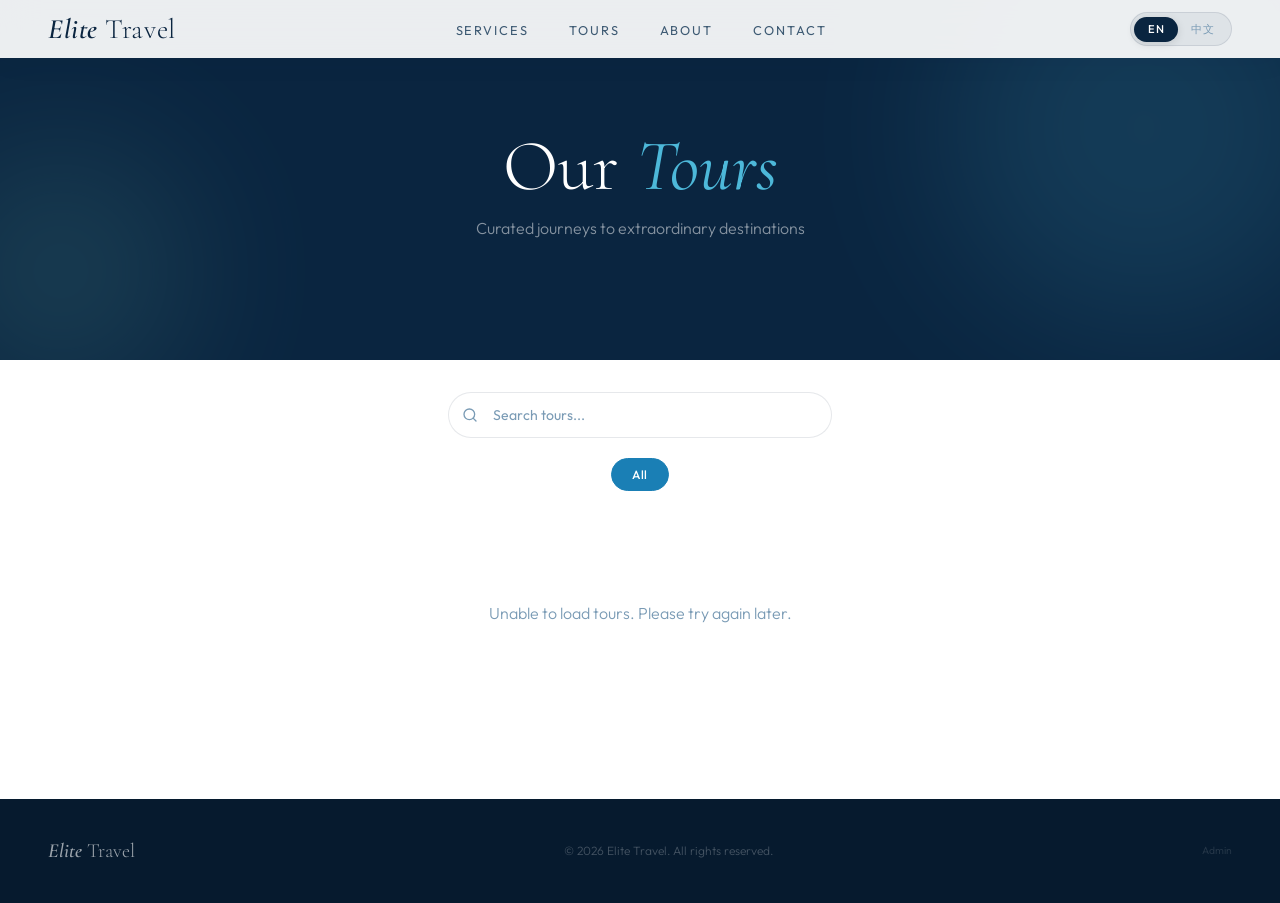
<file: tours.html>
<!DOCTYPE html>
<html lang="en">
<head>
  <meta charset="UTF-8">
  <meta name="viewport" content="width=device-width, initial-scale=1.0">
  <title>Tours | Elite Travel</title>
  <link rel="preconnect" href="https://fonts.googleapis.com">
  <link rel="preconnect" href="https://fonts.gstatic.com" crossorigin>
  <link href="https://fonts.googleapis.com/css2?family=Cormorant+Garamond:ital,wght@0,300;0,400;0,500;0,600;0,700;1,300;1,400&family=Outfit:wght@200;300;400;500;600&display=swap" rel="stylesheet">
  <link rel="stylesheet" href="/css/shared.css">
  <style>
    .tours-hero {
      height: 40vh;
      min-height: 280px;
      display: flex;
      align-items: center;
      justify-content: center;
      background: var(--deep-ocean);
      position: relative;
      overflow: hidden;
    }

    .tours-hero .orb {
      position: absolute;
      border-radius: 50%;
      filter: blur(80px);
      opacity: 0.15;
      animation: float 15s ease-in-out infinite;
    }

    @keyframes float {
      0%, 100% { transform: translate(0, 0) scale(1); }
      33% { transform: translate(30px, -20px) scale(1.05); }
      66% { transform: translate(-20px, 15px) scale(0.95); }
    }

    .tours-hero .orb-1 { width: 400px; height: 400px; background: var(--sky); top: -20%; right: -5%; }
    .tours-hero .orb-2 { width: 250px; height: 250px; background: var(--seafoam); bottom: -10%; left: -5%; }

    .tours-hero-content {
      position: relative;
      z-index: 2;
      text-align: center;
    }

    .tours-hero-content h1 {
      font-family: var(--font-display);
      font-size: clamp(2.5rem, 6vw, 4.5rem);
      font-weight: 300;
      color: var(--white);
      margin-bottom: 0.5rem;
    }

    .tours-hero-content h1 em {
      font-style: italic;
      font-weight: 400;
      color: var(--sky);
    }

    .tours-hero-content p {
      font-size: 1rem;
      font-weight: 300;
      color: rgba(255, 255, 255, 0.5);
    }

    /* Search bar */
    .search-bar {
      max-width: 480px;
      margin: 2rem auto 0;
      padding: 0 3rem;
      position: relative;
    }

    .search-input {
      width: 100%;
      padding: 0.8rem 1.25rem 0.8rem 2.75rem;
      border: 1px solid rgba(10, 37, 64, 0.1);
      border-radius: 50px;
      font-family: var(--font-body);
      font-size: 0.88rem;
      color: var(--text-dark);
      background: var(--white);
      outline: none;
      transition: border-color 0.3s, box-shadow 0.3s;
    }

    .search-input:focus {
      border-color: var(--azure);
      box-shadow: 0 4px 20px rgba(26, 127, 181, 0.1);
    }

    .search-input::placeholder { color: var(--text-light); }

    .search-icon {
      position: absolute;
      left: calc(3rem + 0.9rem);
      top: 50%;
      transform: translateY(-50%);
      color: var(--text-light);
      pointer-events: none;
    }

    .search-clear {
      position: absolute;
      right: calc(3rem + 0.75rem);
      top: 50%;
      transform: translateY(-50%);
      background: none;
      border: none;
      color: var(--text-light);
      cursor: pointer;
      padding: 0.25rem;
      display: none;
    }

    .search-clear:hover { color: var(--deep-ocean); }

    /* Filter bar */
    .filter-bar {
      display: flex;
      justify-content: center;
      gap: 0.5rem;
      flex-wrap: wrap;
      padding: 1.25rem 3rem 0;
    }

    .filter-pill {
      font-family: var(--font-body);
      font-size: 0.75rem;
      font-weight: 500;
      letter-spacing: 0.05em;
      padding: 0.5rem 1.25rem;
      border-radius: 30px;
      border: 1px solid rgba(10, 37, 64, 0.1);
      background: var(--white);
      color: var(--text-mid);
      cursor: pointer;
      transition: all 0.3s;
    }

    .filter-pill:hover, .filter-pill.active {
      background: var(--azure);
      color: var(--white);
      border-color: var(--azure);
    }

    /* Tour cards grid */
    .tours-grid {
      display: grid;
      grid-template-columns: repeat(auto-fill, minmax(320px, 1fr));
      gap: 2rem;
      max-width: 1200px;
      margin: 0 auto;
      padding: 3rem 3rem 7rem;
    }

    .tour-card {
      background: var(--white);
      border-radius: 20px;
      overflow: hidden;
      transition: all 0.5s cubic-bezier(0.22, 1, 0.36, 1);
      cursor: pointer;
      text-decoration: none;
      color: inherit;
      display: block;
      position: relative;
      box-shadow: 0 4px 24px rgba(10, 37, 64, 0.08);
    }

    .tour-card::before {
      content: '';
      position: absolute;
      top: 0; left: 0; right: 0;
      height: 3px;
      background: linear-gradient(90deg, var(--azure), var(--seafoam));
      opacity: 0;
      transition: opacity 0.4s;
    }

    .tour-card:hover {
      transform: translateY(-8px);
      box-shadow: 0 25px 60px rgba(10, 37, 64, 0.1);
    }

    .tour-card:hover::before { opacity: 1; }

    .tour-card-img {
      width: 100%;
      height: 220px;
      object-fit: cover;
    }

    .tour-card-body {
      padding: 1.5rem 1.75rem 2rem;
    }

    .tour-card-destination {
      display: inline-block;
      font-size: 0.65rem;
      font-weight: 600;
      letter-spacing: 0.15em;
      text-transform: uppercase;
      padding: 0.3rem 0.75rem;
      border-radius: 20px;
      background: var(--pearl);
      color: var(--azure);
      margin-bottom: 0.75rem;
    }

    .tour-card-title {
      font-family: var(--font-display);
      font-size: 1.5rem;
      font-weight: 500;
      color: var(--deep-ocean);
      margin-bottom: 0.5rem;
      line-height: 1.3;
    }

    .tour-card-summary {
      font-size: 0.85rem;
      font-weight: 300;
      color: var(--text-mid);
      line-height: 1.6;
      margin-bottom: 1.25rem;
      display: -webkit-box;
      -webkit-line-clamp: 3;
      -webkit-box-orient: vertical;
      overflow: hidden;
    }

    .tour-card-meta {
      display: flex;
      justify-content: space-between;
      align-items: center;
      padding-top: 1rem;
      border-top: 1px solid rgba(10, 37, 64, 0.06);
    }

    .tour-card-duration {
      font-size: 0.78rem;
      font-weight: 400;
      color: var(--text-light);
    }

    .tour-card-price {
      font-family: var(--font-display);
      font-size: 1.35rem;
      font-weight: 500;
      color: var(--azure);
    }

    .tour-card-price span {
      font-family: var(--font-body);
      font-size: 0.7rem;
      font-weight: 400;
      color: var(--text-light);
    }

    .tours-empty {
      text-align: center;
      padding: 4rem 2rem;
      color: var(--text-light);
      font-size: 1rem;
      font-weight: 300;
      grid-column: 1 / -1;
    }

    .tours-loading {
      text-align: center;
      padding: 4rem 2rem;
      color: var(--text-light);
      font-size: 0.9rem;
      grid-column: 1 / -1;
    }

    @media (max-width: 700px) {
      .tours-grid {
        grid-template-columns: 1fr;
        padding: 2rem 1.5rem 4rem;
      }
      .filter-bar { padding: 1rem 1.5rem 0; }
      .search-bar { padding: 0 1.5rem; }
      .search-icon { left: calc(1.5rem + 0.9rem); }
      .search-clear { right: calc(1.5rem + 0.75rem); }
    }
  </style>
</head>
<body data-inner-page="true">

  <!-- NAV -->
  <nav id="nav" class="scrolled">
    <a href="/" class="nav-logo"><span>Elite</span> Travel</a>
    <ul class="nav-links" id="navLinks">
      <li><a href="/#services" data-en="Services" data-cn="服务项目">Services</a></li>
      <li><a href="/tours" data-en="Tours" data-cn="精选旅程">Tours</a></li>
      <li><a href="/#about" data-en="About" data-cn="关于我们">About</a></li>
      <li><a href="/#contact" data-en="Contact" data-cn="联系我们">Contact</a></li>
    </ul>
    <div style="display:flex;align-items:center;">
      <div class="lang-toggle" id="langToggle">
        <button class="lang-btn active" data-lang="en">EN</button>
        <button class="lang-btn" data-lang="cn">中文</button>
      </div>
      <button class="nav-toggle" id="navToggle" aria-label="Menu">
        <span></span><span></span><span></span>
      </button>
    </div>
  </nav>

  <!-- HERO -->
  <section class="tours-hero">
    <div class="orb orb-1"></div>
    <div class="orb orb-2"></div>
    <div class="tours-hero-content">
      <h1 data-en-html="Our <em>Tours</em>" data-cn-html="我们的<em>旅程</em>">Our <em>Tours</em></h1>
      <p data-en="Curated journeys to extraordinary destinations" data-cn="精心策划的非凡旅程">Curated journeys to extraordinary destinations</p>
    </div>
  </section>

  <!-- SEARCH -->
  <div class="search-bar">
    <svg class="search-icon" width="16" height="16" viewBox="0 0 24 24" fill="none" stroke="currentColor" stroke-width="2" stroke-linecap="round" stroke-linejoin="round"><circle cx="11" cy="11" r="8"/><path d="m21 21-4.3-4.3"/></svg>
    <input type="text" class="search-input" id="searchInput" data-en-placeholder="Search tours..." data-cn-placeholder="搜索旅程..." placeholder="Search tours...">
    <button class="search-clear" id="searchClear" aria-label="Clear search">
      <svg width="16" height="16" viewBox="0 0 24 24" fill="none" stroke="currentColor" stroke-width="2" stroke-linecap="round" stroke-linejoin="round"><path d="M18 6 6 18"/><path d="m6 6 12 12"/></svg>
    </button>
  </div>

  <!-- FILTER BAR -->
  <div class="filter-bar" id="filterBar">
    <button class="filter-pill active" data-filter="all" data-en="All" data-cn="全部">All</button>
  </div>

  <!-- TOURS GRID -->
  <div class="tours-grid" id="toursGrid">
    <div class="tours-loading" data-en="Loading tours..." data-cn="加载中...">Loading tours...</div>
  </div>

  <!-- QR MODAL -->
  <div class="qr-modal" id="qrModal" onclick="if(event.target===this)this.style.display='none'">
    <div class="qr-modal-card">
      <button class="qr-modal-close" onclick="document.getElementById('qrModal').style.display='none'" aria-label="Close">
        <svg width="24" height="24" viewBox="0 0 24 24" fill="none" stroke="currentColor" stroke-width="2" stroke-linecap="round" stroke-linejoin="round"><path d="M18 6 6 18"/><path d="m6 6 12 12"/></svg>
      </button>
      <h4 data-en="Book Now" data-cn="立即预订">Book Now</h4>
      <p data-en="Add us on WeChat or give us a call" data-cn="添加微信或致电咨询预订">Add us on WeChat or give us a call</p>
      <div style="display:flex;align-items:center;justify-content:center;gap:0.75rem;margin-bottom:1.25rem;">
        <svg width="24" height="24" viewBox="0 0 24 24" fill="currentColor" style="color:#07c160;flex-shrink:0;"><path d="M15.85 8.14c.39 0 .77.03 1.14.08C16.31 5.25 13 3 9.23 3 4.96 3 1.5 5.82 1.5 9.31c0 2.02 1.09 3.67 2.91 4.94l-.73 2.19 2.54-1.27c.91.18 1.64.36 2.55.36.26 0 .52-.01.78-.04-.16-.58-.26-1.17-.26-1.79 0-3.11 2.92-5.56 6.56-5.56zM12.28 6.5c.55 0 .91.36.91.73 0 .36-.36.73-.91.73-.55 0-1.09-.37-1.09-.73 0-.37.54-.73 1.09-.73zM7.27 7.96c-.55 0-1.09-.37-1.09-.73 0-.37.54-.73 1.09-.73.55 0 .91.36.91.73 0 .36-.36.73-.91.73zM22.5 13.6c0-2.92-2.91-5.3-6.19-5.3-3.47 0-6.19 2.38-6.19 5.3 0 2.93 2.72 5.3 6.19 5.3.73 0 1.45-.18 2.18-.36l1.96 1.09-.55-1.82c1.46-1.09 2.6-2.74 2.6-4.21zm-8.19-.91c-.36 0-.72-.36-.72-.73 0-.36.36-.73.72-.73.55 0 .91.37.91.73 0 .37-.36.73-.91.73zm3.82 0c-.36 0-.73-.36-.73-.73 0-.36.37-.73.73-.73.55 0 .91.37.91.73 0 .37-.36.73-.91.73z"/></svg>
        <span style="font-family:var(--font-body);font-size:1.1rem;font-weight:400;color:var(--deep-ocean);">annie7usa</span>
      </div>
      <div style="display:flex;align-items:center;justify-content:center;gap:0.75rem;">
        <svg width="20" height="20" viewBox="0 0 24 24" fill="none" stroke="#1a7fb5" stroke-width="1.5" stroke-linecap="round" stroke-linejoin="round"><path d="M22 16.92v3a2 2 0 0 1-2.18 2 19.79 19.79 0 0 1-8.63-3.07 19.5 19.5 0 0 1-6-6 19.79 19.79 0 0 1-3.07-8.67A2 2 0 0 1 4.11 2h3a2 2 0 0 1 2 1.72 12.84 12.84 0 0 0 .7 2.81 2 2 0 0 1-.45 2.11L8.09 9.91a16 16 0 0 0 6 6l1.27-1.27a2 2 0 0 1 2.11-.45 12.84 12.84 0 0 0 2.81.7A2 2 0 0 1 22 16.92z"/></svg>
        <a href="tel:+14084993318" style="font-family:var(--font-body);font-size:1.1rem;font-weight:400;color:var(--azure);text-decoration:none;">+1 (408) 499-3318</a>
      </div>
    </div>
  </div>

  <!-- FOOTER -->
  <footer>
    <div class="footer-logo"><span>Elite</span> Travel</div>
    <p class="footer-copy" data-en="&copy; 2026 Elite Travel. All rights reserved." data-cn="&copy; 2026 佳音旅行。保留所有权利。">&copy; 2026 Elite Travel. All rights reserved.</p>
    <a href="/admin" class="footer-admin">Admin</a>
  </footer>

  <script src="/js/shared.js"></script>
  <script>
    // ===== CONFIG =====
    // TODO: Replace with your Supabase project URL and anon key
    const SUPABASE_URL = 'https://fttifyfyruuhqfapjayb.supabase.co';
    const SUPABASE_ANON_KEY = 'eyJhbGciOiJIUzI1NiIsInR5cCI6IkpXVCJ9.eyJpc3MiOiJzdXBhYmFzZSIsInJlZiI6ImZ0dGlmeWZ5cnV1aHFmYXBqYXliIiwicm9sZSI6ImFub24iLCJpYXQiOjE3NzIyNjM2NzUsImV4cCI6MjA4NzgzOTY3NX0.QuHrjsF6Xbcl2xA6H9IW6cnGk2JXMRDUK82q9_BIML4';

    let allTours = [];
    let activeFilter = 'all';
    let searchQuery = '';

    // Search
    const searchInput = document.getElementById('searchInput');
    const searchClear = document.getElementById('searchClear');

    searchInput.addEventListener('input', () => {
      searchQuery = searchInput.value.trim().toLowerCase();
      searchClear.style.display = searchQuery ? 'block' : 'none';
      renderTours();
    });

    searchClear.addEventListener('click', () => {
      searchInput.value = '';
      searchQuery = '';
      searchClear.style.display = 'none';
      renderTours();
    });

    async function fetchTours() {
      try {
        const res = await fetch(`${SUPABASE_URL}/rest/v1/tours?status=eq.live&order=featured.desc,created_at.desc`, {
          headers: {
            'apikey': SUPABASE_ANON_KEY,
            'Authorization': `Bearer ${SUPABASE_ANON_KEY}`
          }
        });
        if (!res.ok) throw new Error('Failed to fetch');
        allTours = await res.json();
        buildFilters();
        renderTours();
      } catch (err) {
        document.getElementById('toursGrid').innerHTML =
          '<div class="tours-empty" data-en="Unable to load tours. Please try again later." data-cn="无法加载旅程，请稍后再试。">Unable to load tours. Please try again later.</div>';
      }
    }

    function buildFilters() {
      const destinations = [...new Set(allTours.map(t => t.destination))].sort();
      const bar = document.getElementById('filterBar');
      // Keep the "All" pill
      const allPill = bar.querySelector('[data-filter="all"]');
      bar.innerHTML = '';
      bar.appendChild(allPill);

      destinations.forEach(dest => {
        const tour = allTours.find(t => t.destination === dest);
        const btn = document.createElement('button');
        btn.className = 'filter-pill';
        btn.dataset.filter = dest;
        const destZh = tour?.destination_zh || dest;
        btn.setAttribute('data-en', dest);
        btn.setAttribute('data-cn', destZh);
        btn.textContent = window.currentLang === 'cn' ? destZh : dest;
        btn.addEventListener('click', () => setFilter(dest));
        bar.appendChild(btn);
      });
    }

    function setFilter(filter) {
      activeFilter = filter;
      document.querySelectorAll('.filter-pill').forEach(p => {
        p.classList.toggle('active', p.dataset.filter === filter);
      });
      renderTours();
    }

    // Reset "All" pill listener
    document.querySelector('[data-filter="all"]').addEventListener('click', () => setFilter('all'));

    function renderTours() {
      const grid = document.getElementById('toursGrid');
      const lang = window.currentLang;
      let filtered = activeFilter === 'all'
        ? allTours
        : allTours.filter(t => t.destination === activeFilter);

      if (searchQuery) {
        filtered = filtered.filter(t => {
          const fields = [t.title, t.title_zh, t.destination, t.destination_zh,
            t.summary, t.summary_zh, t.description, t.description_zh,
            t.duration, t.dates, t.dates_zh].filter(Boolean);
          return fields.some(f => f.toLowerCase().includes(searchQuery));
        });
      }

      if (filtered.length === 0) {
        grid.innerHTML = '<div class="tours-empty" data-en="No tours available yet. Check back soon!" data-cn="暂无旅程，请稍后查看！">No tours available yet. Check back soon!</div>';
        if (lang === 'cn') setLanguage('cn');
        return;
      }

      grid.innerHTML = filtered.map((tour, i) => {
        const title = lang === 'cn' && tour.title_zh ? tour.title_zh : tour.title;
        const summary = lang === 'cn' && tour.summary_zh ? tour.summary_zh : (tour.summary || '');
        const dest = lang === 'cn' && tour.destination_zh ? tour.destination_zh : tour.destination;
        const coverImg = tour.cover_image || '';
        const price = Number(tour.price_from).toLocaleString();
        const currency = tour.currency || 'USD';
        const currencySymbol = currency === 'USD' ? '$' : currency;

        return `
          <a href="/tour/${tour.slug}" class="tour-card reveal reveal-delay-${(i % 5) + 1}">
            ${coverImg ? `<img src="${coverImg}" alt="${title}" class="tour-card-img">` : '<div class="tour-card-img" style="background:var(--pearl);"></div>'}
            <div class="tour-card-body">
              <span class="tour-card-destination">${dest}</span>
              <h3 class="tour-card-title">${title}</h3>
              <p class="tour-card-summary">${summary}</p>
              <div class="tour-card-meta">
                <span class="tour-card-duration">${tour.duration}</span>
                <span class="tour-card-price">${currencySymbol}${price} <span>/ ${lang === 'cn' ? '人起' : 'person'}</span></span>
              </div>
            </div>
          </a>
        `;
      }).join('');

      initReveal();
    }

    // Re-render on language switch
    window.eliteLangCallbacks.push(lang => {
      document.title = lang === 'cn' ? '旅程 | 佳音旅行' : 'Tours | Elite Travel';
      searchInput.placeholder = lang === 'cn' ? '搜索旅程...' : 'Search tours...';
      renderTours();
      // Re-apply language to filter pills
      document.querySelectorAll('.filter-pill').forEach(p => {
        const text = p.getAttribute('data-' + lang);
        if (text) p.textContent = text;
      });
    });

    fetchTours();
  </script>
</body>
</html>
</file>
<file: css/shared.css>
/* ===== RESET & VARIABLES ===== */
*, *::before, *::after { margin: 0; padding: 0; box-sizing: border-box; }

:root {
  --deep-ocean: #0a2540;
  --azure: #1a7fb5;
  --sky: #4db8d9;
  --seafoam: #7dd3c0;
  --pearl: #f0f7fa;
  --sand: #faf6f1;
  --white: #ffffff;
  --gold: #c9a84c;
  --text-dark: #0d1b2a;
  --text-mid: #3d5a73;
  --text-light: #7a9bb5;
  --font-display: 'Cormorant Garamond', Georgia, serif;
  --font-body: 'Outfit', system-ui, sans-serif;
}

html { scroll-behavior: smooth; }

body {
  font-family: var(--font-body);
  color: var(--text-dark);
  background: var(--white);
  overflow-x: hidden;
  -webkit-font-smoothing: antialiased;
}

/* ===== NAV ===== */
nav {
  position: fixed;
  top: 0;
  left: 0;
  right: 0;
  z-index: 100;
  padding: 1.25rem 3rem;
  display: flex;
  align-items: center;
  justify-content: space-between;
  transition: all 0.5s cubic-bezier(0.22, 1, 0.36, 1);
}

nav.scrolled {
  background: rgba(255, 255, 255, 0.92);
  backdrop-filter: blur(20px);
  -webkit-backdrop-filter: blur(20px);
  padding: 0.75rem 3rem;
  box-shadow: 0 1px 30px rgba(10, 37, 64, 0.06);
}

.nav-logo {
  font-family: var(--font-display);
  font-size: 1.75rem;
  font-weight: 300;
  color: var(--white);
  text-decoration: none;
  letter-spacing: 0.02em;
  transition: color 0.4s;
}

.nav-logo span {
  font-weight: 600;
  font-style: italic;
}

nav.scrolled .nav-logo { color: var(--deep-ocean); }

.nav-links {
  display: flex;
  gap: 2.5rem;
  list-style: none;
}

.nav-links a {
  font-family: var(--font-body);
  font-size: 0.8rem;
  font-weight: 400;
  letter-spacing: 0.15em;
  text-transform: uppercase;
  color: rgba(255, 255, 255, 0.85);
  text-decoration: none;
  position: relative;
  padding-bottom: 4px;
  transition: color 0.4s;
}

nav.scrolled .nav-links a { color: var(--text-mid); }
nav.scrolled .nav-links a:hover { color: var(--deep-ocean); }

.nav-links a::after {
  content: '';
  position: absolute;
  bottom: 0;
  left: 0;
  width: 0;
  height: 1px;
  background: currentColor;
  transition: width 0.4s cubic-bezier(0.22, 1, 0.36, 1);
}

.nav-links a:hover::after { width: 100%; }
.nav-links a:hover { color: var(--white); }

.nav-toggle {
  display: none;
  background: none;
  border: none;
  cursor: pointer;
  padding: 0.5rem;
}

.nav-toggle span {
  display: block;
  width: 24px;
  height: 2px;
  background: var(--white);
  margin: 5px 0;
  transition: all 0.3s;
}

nav.scrolled .nav-toggle span { background: var(--deep-ocean); }

/* ===== LANG TOGGLE ===== */
.lang-toggle {
  display: flex;
  align-items: center;
  gap: 0;
  background: rgba(255, 255, 255, 0.1);
  border-radius: 30px;
  padding: 3px;
  margin-left: 1.5rem;
  border: 1px solid rgba(255, 255, 255, 0.12);
  transition: all 0.4s;
}

nav.scrolled .lang-toggle {
  background: rgba(10, 37, 64, 0.06);
  border-color: rgba(10, 37, 64, 0.1);
}

.lang-btn {
  font-family: var(--font-body);
  font-size: 0.7rem;
  font-weight: 500;
  letter-spacing: 0.05em;
  padding: 0.35rem 0.85rem;
  border: none;
  border-radius: 30px;
  cursor: pointer;
  transition: all 0.35s cubic-bezier(0.22, 1, 0.36, 1);
  background: transparent;
  color: rgba(255, 255, 255, 0.5);
}

nav.scrolled .lang-btn { color: var(--text-light); }

.lang-btn.active {
  background: var(--white);
  color: var(--deep-ocean);
  box-shadow: 0 2px 8px rgba(0, 0, 0, 0.12);
}

nav.scrolled .lang-btn.active {
  background: var(--deep-ocean);
  color: var(--white);
}

.lang-btn:hover:not(.active) { color: var(--white); }
nav.scrolled .lang-btn:hover:not(.active) { color: var(--deep-ocean); }

/* ===== SECTION SHARED ===== */
section { position: relative; }

.section-pad { padding: 7rem 3rem; }

.section-header {
  text-align: center;
  margin-bottom: 4rem;
}

.section-eyebrow {
  font-family: var(--font-body);
  font-size: 0.7rem;
  font-weight: 500;
  letter-spacing: 0.3em;
  text-transform: uppercase;
  color: var(--azure);
  margin-bottom: 1rem;
}

.section-title {
  font-family: var(--font-display);
  font-size: clamp(2rem, 4vw, 3.25rem);
  font-weight: 400;
  color: var(--deep-ocean);
  line-height: 1.15;
}

.section-title em {
  font-style: italic;
  color: var(--azure);
}

.section-divider {
  width: 50px;
  height: 1px;
  background: linear-gradient(90deg, var(--azure), var(--seafoam));
  margin: 1.5rem auto 0;
}

/* ===== FOOTER ===== */
footer {
  background: #061a2e;
  padding: 2.5rem 3rem;
  display: flex;
  align-items: center;
  justify-content: space-between;
}

.footer-logo {
  font-family: var(--font-display);
  font-size: 1.25rem;
  font-weight: 300;
  color: rgba(255, 255, 255, 0.6);
}

.footer-logo span { font-weight: 600; font-style: italic; }

.footer-copy {
  font-size: 0.75rem;
  font-weight: 300;
  color: rgba(255, 255, 255, 0.25);
}

.footer-admin {
  font-size: 0.65rem;
  color: rgba(255, 255, 255, 0.12);
  text-decoration: none;
  transition: color 0.3s;
}

.footer-admin:hover { color: rgba(255, 255, 255, 0.35); }

/* ===== QR MODAL ===== */
.qr-modal {
  display: none;
  position: fixed;
  inset: 0;
  z-index: 200;
  align-items: center;
  justify-content: center;
  background: rgba(10, 37, 64, 0.6);
  backdrop-filter: blur(8px);
  -webkit-backdrop-filter: blur(8px);
}

.qr-modal-card {
  background: var(--white);
  border-radius: 20px;
  padding: 2.5rem 2rem;
  max-width: 360px;
  width: 90%;
  text-align: center;
  position: relative;
  box-shadow: 0 30px 80px rgba(0, 0, 0, 0.25);
  animation: fadeUp 0.4s cubic-bezier(0.22, 1, 0.36, 1);
}

.qr-modal-close {
  position: absolute;
  top: 1rem;
  right: 1rem;
  background: none;
  border: none;
  cursor: pointer;
  color: var(--text-light);
  padding: 0.25rem;
  transition: color 0.3s;
}

.qr-modal-close:hover { color: var(--deep-ocean); }

.qr-modal-card h4 {
  font-family: var(--font-display);
  font-size: 1.5rem;
  font-weight: 500;
  color: var(--deep-ocean);
  margin-bottom: 0.35rem;
}

.qr-modal-card p {
  font-size: 0.85rem;
  font-weight: 300;
  color: var(--text-mid);
  margin-bottom: 1.25rem;
}

.qr-modal-card img {
  width: 240px;
  height: 240px;
  object-fit: contain;
  border-radius: 12px;
  margin-bottom: 1rem;
}

.qr-modal-phone {
  font-size: 0.8rem;
  font-weight: 400;
  color: var(--text-light);
}

.qr-modal-phone a {
  color: var(--azure);
  text-decoration: none;
}

.qr-modal-phone a:hover { text-decoration: underline; }

/* ===== SCROLL ANIMATIONS ===== */
@keyframes fadeUp {
  from { opacity: 0; transform: translateY(30px); }
  to { opacity: 1; transform: translateY(0); }
}

.reveal {
  opacity: 0;
  transform: translateY(40px);
  transition: all 0.9s cubic-bezier(0.22, 1, 0.36, 1);
}

.reveal.visible {
  opacity: 1;
  transform: translateY(0);
}

.reveal-delay-1 { transition-delay: 0.1s; }
.reveal-delay-2 { transition-delay: 0.2s; }
.reveal-delay-3 { transition-delay: 0.3s; }
.reveal-delay-4 { transition-delay: 0.4s; }
.reveal-delay-5 { transition-delay: 0.5s; }

/* ===== RESPONSIVE ===== */
@media (max-width: 900px) {
  nav { padding: 1rem 1.5rem; }
  nav.scrolled { padding: 0.75rem 1.5rem; }
  .nav-links { display: none; }
  .nav-toggle { display: block; }

  .nav-links.open {
    display: flex;
    flex-direction: column;
    position: absolute;
    top: 100%;
    left: 0; right: 0;
    background: rgba(10, 37, 64, 0.97);
    backdrop-filter: blur(20px);
    padding: 2rem;
    gap: 1.5rem;
  }

  nav.scrolled .nav-links.open a { color: var(--white); }

  .section-pad { padding: 4rem 1.5rem; }

  footer {
    flex-direction: column;
    gap: 1rem;
    text-align: center;
    padding: 2rem 1.5rem;
  }
}
</file>
